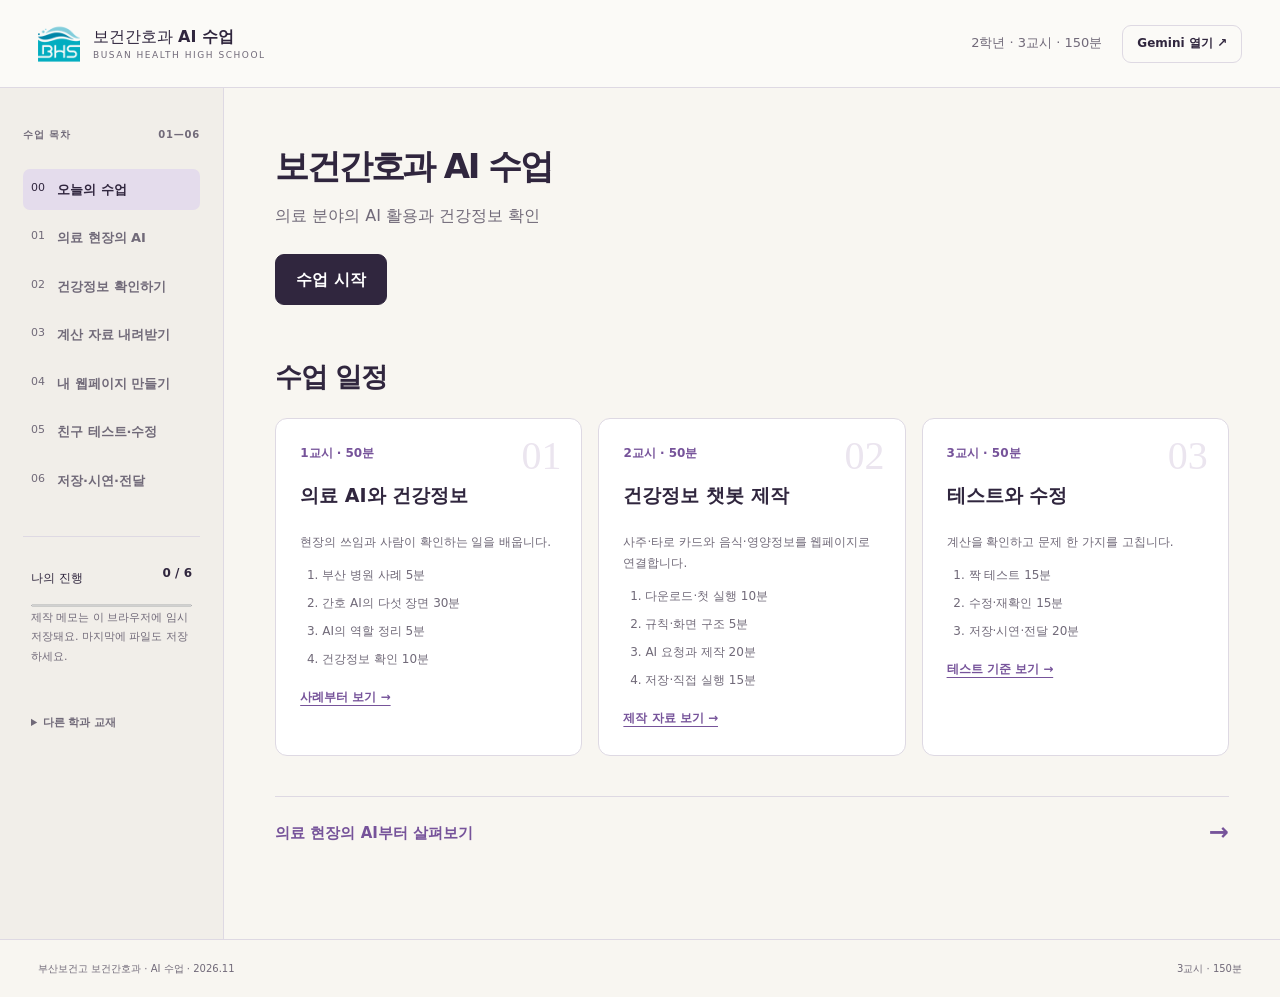
<file: docs/index.html>
<!doctype html><html lang="ko"><head>
<meta charset="utf-8"><meta name="viewport" content="width=device-width,initial-scale=1"><meta name="theme-color" content="#30263e">
<meta name="description" content="보건간호과 AI 수업. 의료 분야의 AI 활용, 건강정보 확인, AI 웹페이지 제작 실습.">
<title>보건간호과 AI 수업 · 부산보건고</title><link rel="icon" href="assets/brand/busanhc-emblem.gif"><link rel="stylesheet" href="health-service.css?v=31ccdb9693">
<script src="downloads/health-service/saju-core.js" defer></script><script src="health-service.js?v=9505ffd558" defer></script></head><body>
<a class="skip" href="#main">본문으로 이동</a><header class="topbar"><a class="brand" href="#home"><img src="assets/brand/busanhc-emblem.gif" width="42" height="42" alt="부산보건고등학교 교표"><span>보건간호과 <b>AI 수업</b><small>BUSAN HEALTH HIGH SCHOOL</small></span></a><div class="top-actions"><span>2학년 · 3교시 · 150분</span><a class="button small ghost" href="https://gemini.google.com/" target="_blank" rel="noopener">Gemini 열기 ↗</a></div></header>
<div class="shell"><aside class="sidebar"><div class="side-title">수업 목차 <span>01—06</span></div><nav aria-label="수업 목차"><a href="#home">00 <span>오늘의 수업</span></a><a href="#medical">01 <span>의료 현장의 AI</span></a><a href="#care">02 <span>건강정보 확인하기</span></a><a href="#materials">03 <span>계산 자료 내려받기</span></a><a href="#build">04 <span>내 웹페이지 만들기</span></a><a href="#test">05 <span>친구 테스트·수정</span></a><a href="#finish">06 <span>저장·시연·전달</span></a></nav><div class="side-progress"><small>나의 진행</small><b id="progress-label">0 / 6</b><progress id="progress" max="6" value="0"></progress><p>제작 메모는 이 브라우저에 임시 저장돼요. 마지막에 파일도 저장하세요.</p></div><details class="other-courses"><summary>다른 학과 교재</summary><a href="https://zeusk302-png.github.io/busanhc-food-ai-2026/">푸드디저트과 →</a><a href="https://zeusk302-png.github.io/busanhc-it-outsourcing-2026/">IT경영과 →</a><a href="https://zeusk302-png.github.io/busanhc-entry-lab-2026/">1학년 엔트리 →</a></details></aside><main id="main" tabindex="-1">
<section data-page="home"><header class="course-overview"><h1>보건간호과 AI 수업</h1><p class="lead">의료 분야의 AI 활용과 건강정보 확인</p><a class="button" href="#medical">수업 시작</a></header>
<div class="section-heading"><h2>수업 일정</h2></div><div class="periods"><article class="period"><span class="period-no">01</span><small>1교시 · 50분</small><h3>의료 AI와 건강정보</h3><p>현장의 쓰임과 사람이 확인하는 일을 배웁니다.</p><ol><li>부산 병원 사례 5분</li><li>간호 AI의 다섯 장면 30분</li><li>AI의 역할 정리 5분</li><li>건강정보 확인 10분</li></ol><a href="#medical">사례부터 보기 →</a></article><article class="period"><span class="period-no">02</span><small>2교시 · 50분</small><h3>건강정보 챗봇 제작</h3><p>사주·타로 카드와 음식·영양정보를 웹페이지로 연결합니다.</p><ol><li>다운로드·첫 실행 10분</li><li>규칙·화면 구조 5분</li><li>AI 요청과 제작 20분</li><li>저장·직접 실행 15분</li></ol><a href="#materials">제작 자료 보기 →</a></article><article class="period"><span class="period-no">03</span><small>3교시 · 50분</small><h3>테스트와 수정</h3><p>계산을 확인하고 문제 한 가지를 고칩니다.</p><ol><li>짝 테스트 15분</li><li>수정·재확인 15분</li><li>저장·시연·전달 20분</li></ol><a href="#test">테스트 기준 보기 →</a></article></div><a class="next" href="#medical">의료 현장의 AI부터 살펴보기 <span>→</span></a></section>
<section data-page="medical" hidden><div class="eyebrow">01 / 1교시 · 0–40분</div><h1>간호 업무 속으로 들어온 AI</h1><p class="lead">기록을 정리하고, 위험 신호를 찾고, 물품을 옮깁니다. 실제 사례의 자료 → AI의 작업 → 간호팀의 확인을 차례로 살펴봅니다.</p>
<div class="nursing-opening"><span class="badge">00–05분 · 가까운 병원에서 시작하기</span><h2>부산 동아대병원도 AI 의무기록 시스템을 도입했습니다.</h2><p>동아대병원의 공식 연혁에는 2026년 7월 6일 AI 기반 의무기록 시스템을 구축·운영한 내용이 올라와 있습니다. 지역 병원에서 시작해 간호 업무의 다섯 장면으로 이어갑니다.</p><a href="https://www.damc.or.kr/06/03_2017.php" target="_blank" rel="noopener">동아대병원 공식 연혁 ↗</a><p class="fine">아래 Microsoft 사례는 별도의 제품 사례입니다. 동아대병원이 해당 제품을 사용한다는 뜻은 아닙니다.</p></div>
<nav class="nursing-jumps" aria-label="간호 AI 사례 바로가기"><button type="button" data-nursing-jump="nursing-records">01 간호기록 작성</button><button type="button" data-nursing-jump="nursing-safety">02 낙상·욕창 위험 예측</button><button type="button" data-nursing-jump="nursing-deterioration">03 환자 상태 악화 알림</button><button type="button" data-nursing-jump="nursing-robot">04 병원 물품 운반</button><button type="button" data-nursing-jump="nursing-knowledge">05 병원 지침·업무 규정 검색</button></nav>
<div class="nursing-cases"><article class="nursing-case" id="nursing-records" tabindex="-1">
<header class="nursing-case-head"><div><span class="badge">01 / 05–13분 · 간호기록 작성</span><h2>대화가 기록 초안이 되기까지</h2><p class="nursing-organization">Microsoft Dragon Copilot · 간호용 제품</p></div><span class="case-status">제품 기능 · 미국 제공</span></header>
<p class="nursing-description">간호사와 환자의 대화를 바탕으로 정해진 항목의 기록과 서술형 간호기록 초안을 만드는 제품입니다. 담당자는 생성된 내용을 검토한 뒤 전자의무기록에 반영합니다.</p>
<p class="diagram-caption">업무 흐름 · 설명을 위한 수업용 도식</p><div class="nursing-flow"><div><small>받는 자료</small><b>간호사·환자의 대화</b><p>돌봄 과정에서 말한 내용</p></div><div><small>AI가 하는 일</small><b>음성 인식과 내용 정리</b><p>항목별 기록·간호기록 초안</p></div><div><small>담당자의 확인</small><b>초안을 검토하고 반영</b><p>대상·시각·누락·잘못된 표현</p></div></div>
<div class="nursing-explanation"><b>이 사례에서 읽을 원리</b><p>음성을 글로 바꾸는 일과, 그 글에서 필요한 내용을 골라 기록 형식으로 정리하는 일은 서로 다른 단계입니다. 처음부터 마지막 기록까지 어떤 단계에서 확인이 필요한지 따라가 보세요.</p></div>
<p class="nursing-review"><b>사람이 확인할 일</b> 말하지 않은 내용이 추가됐는지, 중요한 말이 빠졌는지 원래 대화와 대조합니다.</p><div class="nursing-sources"><a href="https://learn.microsoft.com/en-us/industry/healthcare/dragon-copilot/about/what-is-drc-nurses" target="_blank" rel="noopener">공식 기능 설명·시연 ↗</a><a href="https://support.microsoft.com/en-us/dragon-copilot/nurses/dragon-copilot-experience-for-nurses-faqs" target="_blank" rel="noopener">제공 지역·검토 책임 안내 ↗</a></div></article>
<article class="nursing-case" id="nursing-safety" tabindex="-1">
<header class="nursing-case-head"><div><span class="badge">02 / 13–19분 · 낙상·욕창 위험 예측</span><h2>기록을 모아 먼저 살펴볼 환자 찾기</h2><p class="nursing-organization">한림대학교강남성심병원</p></div><span class="case-status">병원 공식 소개 · 자체 개발·현장 활용</span></header>
<p class="nursing-description">병원은 입원 환자의 임상·간호 데이터를 바탕으로 낙상과 욕창 발생 위험을 예측하는 AI 솔루션을 자체 개발했다고 소개합니다. 환자 상태의 변화를 분석해 고위험 환자를 선별하는 데 활용합니다.</p>
<p class="diagram-caption">업무 흐름 · 설명을 위한 수업용 도식</p><div class="nursing-flow"><div><small>받는 자료</small><b>임상·간호 기록</b><p>입원 환자의 상태와 변화</p></div><div><small>AI가 하는 일</small><b>기록의 패턴 분석</b><p>낙상·욕창 위험 예측</p></div><div><small>간호팀의 활용</small><b>주의할 환자 확인</b><p>실제 상태를 살피고 예방 계획에 연결</p></div></div>
<div class="nursing-explanation"><b>이 사례에서 읽을 원리</b><p>사람이 작성한 기록은 다음 근무자가 읽는 자료이면서, AI가 변화의 패턴을 분석하는 자료이기도 합니다. 기록이 정확해야 그다음 분석도 의미를 갖습니다.</p></div>
<p class="nursing-review"><b>사람이 확인할 일</b> 위험 예측과 실제 사고 발생은 구분합니다. 위험 표시를 환자 관찰·사정과 함께 읽습니다.</p><div class="nursing-sources"><a href="https://www.hallym.or.kr/ptp101.jsp" target="_blank" rel="noopener">병원 공식 소개 · AI·스마트 병원 ↗</a></div></article>
<article class="nursing-case" id="nursing-deterioration" tabindex="-1">
<header class="nursing-case-head"><div><span class="badge">03 / 19–24분 · 환자 상태 악화 알림</span><h2>여러 환자의 변화에서 주의 신호 찾기</h2><p class="nursing-organization">Duke University Hospital · Sepsis Watch</p></div><span class="case-status">도입 사례 · 2021년 공식 보고서 기준</span></header>
<p class="nursing-description">듀크대병원의 Sepsis Watch는 패혈증 위험을 탐지·추적하는 시스템입니다. 2021년 공식 보고서에는 일반 병동의 환자대응팀 간호사들이 해당 시스템을 활용하는 사례가 소개되어 있습니다.</p>
<p class="diagram-caption">업무 흐름 · 설명을 위한 수업용 도식</p><div class="nursing-flow"><div><small>받는 자료</small><b>전자건강기록의 환자 정보</b><p>시간에 따라 쌓이는 자료</p></div><div><small>AI와 시스템</small><b>주의 신호 탐지·추적</b><p>의료진이 확인할 환자 정보 제공</p></div><div><small>간호팀의 활용</small><b>환자를 확인하고 팀과 연결</b><p>관찰·의사소통·대응 과정에 활용</p></div></div>
<div class="nursing-explanation"><b>이 사례에서 읽을 원리</b><p>낙상·욕창 사례가 특정 안전사고의 위험을 다뤘다면, 여기서는 환자 상태가 나빠지는 신호를 다룹니다. AI의 알림이 실제 병동의 업무로 이어지는 과정을 설명할 수 있습니다.</p></div>
<p class="nursing-review"><b>사람이 확인할 일</b> 알림을 받은 뒤 누가 환자를 확인하고 누구에게 전달할지까지 정해야 실제 업무가 됩니다.</p><div class="nursing-sources"><a href="https://dihi.org/wp-content/uploads/2022/01/DIHI_Impact_Report_2021.pdf" target="_blank" rel="noopener">공식 도입 보고서 · Sepsis Watch 항목 ↗</a><a href="https://dihi.org/project/detection-and-treatment-of-patient-deterioration/" target="_blank" rel="noopener">개발 기관의 프로젝트 소개 ↗</a></div></article>
<article class="nursing-case" id="nursing-robot" tabindex="-1">
<header class="nursing-case-head"><div><span class="badge">04 / 24–29분 · 병원 물품 운반</span><h2>물품을 가지러 가는 일을 로봇에게</h2><p class="nursing-organization">Trinity Health St. Joseph Mercy Oakland · Moxi</p></div><span class="case-status">도입 사례 · 2022년 병원 발표</span></header>
<p class="nursing-description">병원은 물품·장비·의약품 등을 의료진에게 운반하는 자율주행 로봇 Moxi 두 대의 도입을 발표했습니다. 간호사와 지원 인력이 물품을 찾고 이동하는 업무를 돕는 사례입니다.</p>
<p class="diagram-caption">업무 흐름 · 설명을 위한 수업용 도식</p><div class="nursing-flow"><div><small>맡기는 일</small><b>물품 운반 요청</b><p>어떤 물품을 어디로 보낼지 지정</p></div><div><small>로봇이 하는 일</small><b>이동하고 운반</b><p>물품이 필요한 곳까지 전달</p></div><div><small>의료진의 업무</small><b>받은 물품 확인·사용</b><p>환자에게 필요한 돌봄과 연결</p></div></div>
<div class="nursing-explanation"><b>이 사례에서 읽을 원리</b><p>AI는 화면 안에서 글만 만드는 기술이 아닙니다. 실제 공간에서 움직이는 로봇에는 주변을 파악하고 경로를 따라 움직이는 기능도 필요합니다. 무엇을 로봇에게 맡기고 무엇을 사람이 확인하는지 구분해 보세요.</p></div>
<p class="nursing-review"><b>사람이 확인할 일</b> 물품을 운반하는 일과 환자에게 처치·투약하는 일은 서로 다른 업무입니다.</p><div class="nursing-sources"><a href="https://www.trinityhealthmichigan.org/newsroom/press-releases/trinity-health-st-joseph-mercy-oakland-deploys-autonomous-robot" target="_blank" rel="noopener">병원 공식 Moxi 도입 발표 ↗</a></div></article>
<article class="nursing-case" id="nursing-knowledge" tabindex="-1">
<header class="nursing-case-head"><div><span class="badge">05 / 29–35분 · 병원 지침·업무 규정 검색</span><h2>병원 문서를 찾아 근거와 함께 답하기</h2><p class="nursing-organization">서울아산병원 · 프라이빗 AI 지식 검색</p></div><span class="case-status">가동 발표 · 2026년 5월 18일</span></header>
<p class="nursing-description">서울아산병원은 병원 내부 서버와 문서를 활용하는 AI 지식 검색 시스템의 가동을 발표했습니다. 질문에 관련된 임상 가이드라인·업무 규정을 찾고, 출처를 제시하며 답변하는 방식입니다.</p>
<p class="diagram-caption">업무 흐름 · 설명을 위한 수업용 도식</p><div class="nursing-flow"><div><small>받는 자료</small><b>질문과 병원 내부 문서</b><p>가이드라인·업무 규정</p></div><div><small>AI가 하는 일</small><b>관련 문서를 검색한 뒤 답변</b><p>RAG · 검색 증강 생성</p></div><div><small>의료진의 확인</small><b>근거 문서와 적용 조건 확인</b><p>출처·문서의 시점·현재 상황 대조</p></div></div>
<div class="nursing-explanation"><b>이 사례에서 읽을 원리</b><p>문서를 먼저 찾고 그 내용을 참고해 답하는 흐름을 RAG라고 부릅니다. 병원마다 정한 절차와 자료가 있으므로, 어떤 문서를 근거로 답했는지 확인하는 과정이 중요합니다.</p></div>
<p class="nursing-review"><b>사람이 확인할 일</b> 출처가 붙었다면 그 문서를 열어 질문과 관련 있는지, 현재 적용할 수 있는지 확인합니다.</p><div class="nursing-sources"><a href="https://news-en.amc.seoul.kr/news/con/detail.do?cntId=11852&amp;pressChk=" target="_blank" rel="noopener">병원 공식 구축·가동 발표 ↗</a></div></article></div>
<div class="nursing-wrapup"><span class="badge">35–40분 · 다섯 사례를 연결하기</span><h2>같은 AI라도 받는 자료와 맡는 일이 다릅니다.</h2><div class="nursing-types"><div><b>말과 글을 정리</b><p>간호기록 초안 · 문서를 찾고 답하기</p></div><div><b>기록의 패턴을 분석</b><p>낙상·욕창 위험 · 환자 상태의 변화</p></div><div><b>실제 공간에서 움직임</b><p>물품을 필요한 곳까지 운반</p></div></div><p>관찰한 내용이 자료가 되고, AI가 결과를 만들고, 의료진이 환자와 업무 상황에 맞게 확인합니다. 다음 화면에서는 같은 숫자라도 기준량이 달라지면 설명이 어떻게 달라지는지 봅니다.</p></div>
<details class="panel nursing-more"><summary>더 살펴보기 · 의료영상과 간호교육</summary><div class="two-col"><div><h3>의료영상 분석</h3><p>FDA는 AI를 활용하는 의료기기 목록을 제공합니다. 개별 기기의 목적과 허가 범위를 확인하며 읽습니다.</p><a href="https://www.fda.gov/medical-devices/artificial-intelligence-enabled-medical-devices/list-artificial-intelligence-enabled-medical-devices" target="_blank" rel="noopener">FDA 공식 목록 ↗</a></div><div><h3>가상 상황을 활용한 교육</h3><p>WHO는 생성형 AI의 활용 분야에 의료·간호교육과 모의 환자 상황을 포함합니다. 활용 가능성을 소개하는 자료이며 특정 교육 제품의 도입 사례는 아닙니다.</p><a href="https://www.who.int/news/item/18-01-2024-who-releases-ai-ethics-and-governance-guidance-for-large-multi-modal-models" target="_blank" rel="noopener">WHO 활용·위험 안내 ↗</a></div></div></details>
<p class="fine">공식 공개 자료 확인: 2026.11.10. 도입 연도·제품 기능·기관의 발표 범위를 사례마다 구분했습니다. 도식은 실제 제품 화면이나 환자 자료가 아닙니다.</p><label class="check"><input type="checkbox" data-check="medical">간호 업무의 AI 활용 사례와 사람이 확인할 일을 살펴봤다.</label><a class="next" href="#care">건강정보의 숫자와 조건 확인하기 <span>→</span></a></section>
<section data-page="care" hidden><div class="eyebrow">02 / 1교시 · 40–50분</div><h1>건강정보 확인</h1><p class="lead">아래 원문 자료와 가상 문장을 비교합니다. 음식 이름뿐 아니라 기준량과 출처도 확인하세요.</p><div class="table-wrap"><table><caption>식약처 K-FIND 자료 · 100g 기준 · 2026.11.08 확인</caption><thead><tr><th>음식</th><th>에너지</th><th>단백질</th><th>칼슘</th><th>원문</th></tr></thead><tbody><tr><td>두부</td><td>97 kcal</td><td>9.62 g</td><td>64 mg</td><td><a href="https://various.foodsafetykorea.go.kr/nutrient/general/food/detail.do?searchFoodCd=R121-043020300-0000&searchRegionCd=ZZ&searchMonthCd=AVG" target="_blank" rel="noopener">식약처 자료 ↗</a></td></tr><tr><td>우유</td><td>67 kcal</td><td>3.09 g</td><td>118 mg</td><td><a href="https://various.foodsafetykorea.go.kr/nutrient/general/food/detail.do?searchFoodCd=R113-009000000-0000&searchRegionCd=ZZ&searchMonthCd=AVG" target="_blank" rel="noopener">식약처 자료 ↗</a></td></tr></tbody></table></div><p class="fine">이 표는 영양정보를 읽는 예시입니다. 표의 100g은 개인에게 권하는 섭취량이 아닙니다.</p>
<article class="scenario"><span class="badge">강사 작성 가상 문장 A</span><h2>“우유 100g의 칼슘은 118mg이다.”</h2><div class="choice"><button data-vote="source" data-value="check">원문과 같다</button><button data-vote="source" data-value="use">원문과 다르다</button></div><p class="reply" id="reply-source" hidden></p></article>
<article class="scenario"><span class="badge">강사 작성 가상 문장 B</span><h2>“우유는 컵 크기와 관계없이 한 컵에 칼슘 118mg이다.”</h2><div class="choice"><button data-vote="privacy" data-value="real">이대로 써도 된다</button><button data-vote="privacy" data-value="fiction">기준량을 확인해야 한다</button></div><p class="reply" id="reply-privacy" hidden></p></article>
<article class="scenario"><span class="badge">강사 작성 가상 문장 C</span><h2>“타로 카드로 나에게 필요한 영양소와 음식의 양을 정할 수 있다.”</h2><div class="choice"><button data-vote="certainty" data-value="agree">정할 수 있다</button><button data-vote="certainty" data-value="original">그렇게 판단할 근거가 없다</button></div><p class="reply" id="reply-certainty" hidden></p></article>
<div class="criteria"><article><b>원문 확인</b><p>AI가 말한 숫자와 설명을 실제 자료와 비교합니다.</p></article><article><b>조건 확인</b><p>100g·한 개·한 컵의 차이, 식품 종류와 조리 상태를 확인합니다.</p></article><article><b>건강정보 사용</b><p>실제 검진표나 환자 정보를 일반 채팅에 올리지 않습니다. 개인 진단과 약 결정은 의료진과 상의합니다.</p></article></div><label class="field"><span>확인하고 고친 문장 한 가지</span><textarea data-field="factNote" placeholder="예: 우유 한 컵이 아니라 우유 100g 기준의 칼슘 함량이다."></textarea></label><label class="check"><input type="checkbox" data-check="care">기준량과 출처를 확인하고 가상 문장을 판단했다.</label><a class="next" href="#materials">2교시 · 실습 자료 다운로드 <span>→</span></a></section>
<section data-page="materials" hidden><div class="eyebrow">03 / 2교시 · 0–15분</div><h1>실습 자료 다운로드</h1><p class="lead">사주 계산 규칙, 오행 카드 5종, 타로 카드 4종, 음식·영양정보와 문답 코드를 함께 받습니다.</p><a class="download-main" href="downloads/health-service-kit.zip" download><span class="download-symbol">↓</span><div><small>실습 자료</small><h2>건강정보 챗봇 시작 키트 ZIP</h2><p>계산 규칙 · 카드·음식 그림 · 식약처 영양정보 · AI 제작자료 · 공통 예시</p></div><b>다운로드</b></a><div class="two-col"><article class="panel"><h2>다운로드 후 순서</h2><ol><li>ZIP을 우클릭 → <b>모두 압축 풀기</b>.</li><li>풀린 폴더의 <b>index.html</b>을 엽니다.</li><li><b>가상 예시 넣기 → 사주 카드 보기 → 타로 선택</b> 순서로 사용합니다.</li><li>음식과 영양정보를 보고 “두부 단백질은?”을 입력합니다.</li></ol></article><article class="panel lavender"><h2>AI에는 TXT 하나만 첨부</h2><p>폴더 안의 <b>02-AI제작자료.txt</b>를 사용합니다. 카드 그림이나 긴 계산표까지 모두 첨부할 필요는 없습니다.</p><p>계산·카드·식품 자료는 준비되어 있고, 학생은 AI에게 입력창·카드 배치·결과 화면·대화창을 만들도록 요청합니다.</p></article></div><div class="download-links"><a href="downloads/health-service/02-AI제작자료.txt" download>AI 제작자료 TXT ↓</a><a href="downloads/health-service/01-계산규칙.txt" download>전체 사주 계산 규칙 TXT ↓</a><a href="downloads/health-service/음식영양정보.csv" download>음식·영양정보 CSV ↓</a><a href="downloads/health-service/index.html" target="_blank" rel="noopener">공통 예시 실행 ↗</a><a href="downloads/health-service/한파일-완성예시.html" download>한 파일 공통 예시 HTML ↓</a></div>
<div class="section-heading"><h2>사주 카드 5종</h2></div><div class="asset-gallery"><figure><img src="downloads/health-service/assets/element-wood.webp" alt="목 · 나무 · AI 제작 이미지" loading="lazy"><figcaption>목 · 나무</figcaption></figure><figure><img src="downloads/health-service/assets/element-fire.webp" alt="화 · 불 · AI 제작 이미지" loading="lazy"><figcaption>화 · 불</figcaption></figure><figure><img src="downloads/health-service/assets/element-earth.webp" alt="토 · 흙 · AI 제작 이미지" loading="lazy"><figcaption>토 · 흙</figcaption></figure><figure><img src="downloads/health-service/assets/element-metal.webp" alt="금 · 금속 · AI 제작 이미지" loading="lazy"><figcaption>금 · 금속</figcaption></figure><figure><img src="downloads/health-service/assets/element-water.webp" alt="수 · 물 · AI 제작 이미지" loading="lazy"><figcaption>수 · 물</figcaption></figure></div><div class="section-heading"><h2>건강 타로 4종</h2></div><div class="asset-gallery tarot-assets"><figure><img src="downloads/health-service/assets/tarot-meal.webp" alt="식사 카드 · AI 제작 이미지" loading="lazy"><figcaption>식사 카드</figcaption></figure><figure><img src="downloads/health-service/assets/tarot-rest.webp" alt="휴식 카드 · AI 제작 이미지" loading="lazy"><figcaption>휴식 카드</figcaption></figure><figure><img src="downloads/health-service/assets/tarot-move.webp" alt="산책 카드 · AI 제작 이미지" loading="lazy"><figcaption>산책 카드</figcaption></figure><figure><img src="downloads/health-service/assets/tarot-water.webp" alt="물 카드 · AI 제작 이미지" loading="lazy"><figcaption>물 카드</figcaption></figure></div><details class="panel"><summary>음식 이미지와 자료 보기</summary><div class="asset-gallery food-assets"><figure><img src="downloads/health-service/assets/food-banana.webp" alt="바나나 · AI 제작 이미지" loading="lazy"><figcaption>바나나</figcaption></figure><figure><img src="downloads/health-service/assets/food-apple.webp" alt="사과 · AI 제작 이미지" loading="lazy"><figcaption>사과</figcaption></figure><figure><img src="downloads/health-service/assets/food-tofu.webp" alt="두부 · AI 제작 이미지" loading="lazy"><figcaption>두부</figcaption></figure><figure><img src="downloads/health-service/assets/food-egg.webp" alt="삶은 달걀 · AI 제작 이미지" loading="lazy"><figcaption>삶은 달걀</figcaption></figure><figure><img src="downloads/health-service/assets/food-milk.webp" alt="우유 · AI 제작 이미지" loading="lazy"><figcaption>우유</figcaption></figure><figure><img src="downloads/health-service/assets/food-rice.webp" alt="쌀밥 · AI 제작 이미지" loading="lazy"><figcaption>쌀밥</figcaption></figure></div><p>모든 영양정보에는 100g 기준, 식품 코드와 식약처 원문 링크가 포함됩니다. 음식 사진은 AI 생성 예시입니다.</p></details>
<details class="panel"><summary>사주 계산 기준과 원본 예시</summary><p>양력 · KST · 2000–2035년 · 일주 23시 변경 · 출생지·진태양시 미보정. 네 기둥, 년지 기준 띠, 일간의 음양·오행과 여덟 겉글자의 오행 개수를 계산합니다.</p><p>사주 풀이와 타로 운세는 수업용 창작·놀이 문구입니다. 식품 후보는 종류·제외 설정에 따라 고르고, 영양정보는 공식 자료에서 가져옵니다.</p><label for="demo-case">가상 사주 예시</label><select id="demo-case"><option value="0">2005.12.23 08:37</option><option value="1">2008.05.20 14:30</option><option value="2">2010.09.10 23:30</option></select><div id="demo-pillars" class="demo-pillars" aria-live="polite"></div><p>절기표 출처: <a href="https://github.com/6tail/lunar-javascript" target="_blank" rel="noopener">lunar-javascript 1.7.8</a>. 전체 규칙과 MIT 라이선스는 키트에 있습니다.</p></details><label class="check"><input type="checkbox" data-check="materials">압축을 풀고 공통 예시에서 사주·타로·음식·문답을 실행했다.</label><a class="next" href="#build">AI로 웹페이지 만들기 <span>→</span></a></section>
<section data-page="build" hidden><div class="eyebrow">04 / 2교시 · 15–50분</div><h1>AI로 웹페이지 제작</h1><p class="lead">제작자료를 첨부하고 사주·타로·음식정보·대화창이 이어지는 화면을 요청합니다.</p><div class="two-col"><label class="field"><span>내 서비스 이름</span><input data-field="projectName" maxlength="50" placeholder="예: 별빛 우체국"></label><label class="field"><span>화면 구성</span><select data-field="theme"><option>사주 → 타로 → 음식 → 문답 순서</option><option>카드 옆에 풀이와 대화창 배치</option><option>음식 목록과 영양표를 나란히 배치</option></select></label></div><div class="recipe"><div class="step-number">1</div><div><h2>새 채팅에 자료 하나 첨부</h2><p>키트의 <b>02-AI제작자료.txt</b>를 첨부합니다. 긴 절입 표와 계산 파일까지 모두 올릴 필요는 없습니다.</p><p class="fine">첨부가 어려우면 TXT를 메모장으로 열어 내용 전체를 채팅에 붙입니다.</p></div></div><div class="recipe"><div class="step-number">2</div><div><h2>첫 제작 요청 보내기</h2><pre id="create-prompt"></pre><div class="actions"><button class="button" data-copy="create">내 요청문 복사</button><button class="button ghost" data-save="prompt">요청문 TXT 저장 ↓</button></div></div></div><div class="recipe"><div class="step-number">3</div><div><h2>HTML 코드만 복사해 저장</h2><ol><li>AI가 준 HTML 코드 블록의 내용을 복사합니다.</li><li>메모장에 붙여 넣고 <b>다른 이름으로 저장</b>합니다.</li><li>파일 형식 <b>모든 파일</b> · 이름 <b>index.html</b> · 인코딩 <b>UTF-8</b>.</li><li>시작 폴더의 <b>index.html만</b> 바꿉니다.</li></ol><div class="save-settings"><span>파일명 <b>index.html</b></span><span>형식 <b>모든 파일</b></span><span>인코딩 <b>UTF-8</b></span></div><p class="fine">index.html.txt가 아닌지 확인하세요. 코드 앞뒤의 설명이나 ``` 표시는 넣지 않습니다.</p></div></div><div class="recipe"><div class="step-number">4</div><div><h2>내 PC에서 직접 열기</h2><p>저장한 <b>index.html</b>을 더블클릭합니다. 제공된 <b>네 JS 파일과 assets 폴더</b>를 함께 둡니다. 가상 사주 계산, 타로 선택, 음식 제외와 문답을 실행해 보세요.</p><p>웹페이지를 실행할 때 AI에 다시 질문할 필요가 없습니다.</p></div></div><section class="section"><h2>실제 Gemini 제작·실행 예시</h2><p class="capture-note">로그인된 강사 계정의 Gemini 자동 모드에서 제작 1회와 수정 1회를 실행했습니다. 아래 생성 HTML은 응답 코드를 그대로 보존했습니다. 학생 계정·학교 PC의 실행 조건은 수업 전에 확인합니다.</p><div class="two-col"><figure class="capture"><a href="assets/screenshots/health-cards/01-gemini-request.jpg" target="_blank" rel="noopener"><img src="assets/screenshots/health-cards/01-gemini-request.jpg" alt="제작자료 첨부와 첫 요청 · 실제 화면" loading="lazy"></a><figcaption><b>제작자료 첨부와 첫 요청</b>실제 Gemini 자동 모드에 TXT 1개와 제작 요청문을 넣은 화면입니다.</figcaption></figure><figure class="capture"><a href="assets/screenshots/health-cards/02-gemini-html.jpg" target="_blank" rel="noopener"><img src="assets/screenshots/health-cards/02-gemini-html.jpg" alt="Gemini의 실제 HTML 응답 · 실제 화면" loading="lazy"></a><figcaption><b>Gemini의 실제 HTML 응답</b>코드 블록의 코드 복사 버튼으로 저장했습니다. 강사가 작성한 공통 예시와 구분합니다.</figcaption></figure></div><details class="panel"><summary>실행·수정 화면 5장 더 보기</summary><figure class="capture"><a href="assets/screenshots/health-cards/03-gemini-saju.jpg" target="_blank" rel="noopener"><img src="assets/screenshots/health-cards/03-gemini-saju.jpg" alt="1차 HTML 실행 · 사주 카드 · 실제 화면" loading="lazy"></a><figcaption><b>1차 HTML 실행 · 사주 카드</b>Gemini가 만든 HTML을 제공된 계산·자료 파일과 연결해 브라우저 미리보기에서 실행했습니다.</figcaption></figure><figure class="capture"><a href="assets/screenshots/health-cards/04-gemini-foods.jpg" target="_blank" rel="noopener"><img src="assets/screenshots/health-cards/04-gemini-foods.jpg" alt="음식 제외 설정 확인 · 실제 화면" loading="lazy"></a><figcaption><b>음식 제외 설정 확인</b>식사 종류에서 두부를 제외하자 달걀·쌀밥이 후보로 표시됐습니다.</figcaption></figure><figure class="capture"><a href="assets/screenshots/health-cards/05-gemini-chat.jpg" target="_blank" rel="noopener"><img src="assets/screenshots/health-cards/05-gemini-chat.jpg" alt="영양정보 문답 확인 · 실제 화면" loading="lazy"></a><figcaption><b>영양정보 문답 확인</b>우유 200g의 칼슘 질문에 236mg와 식약처 원문 링크가 표시됐습니다.</figcaption></figure><figure class="capture"><a href="assets/screenshots/health-cards/06-gemini-revision.jpg" target="_blank" rel="noopener"><img src="assets/screenshots/health-cards/06-gemini-revision.jpg" alt="Gemini에 한 번 수정 요청 · 실제 화면" loading="lazy"></a><figcaption><b>Gemini에 한 번 수정 요청</b>소개 문구를 간단히 고치고 질문 입력칸에 이름을 붙이도록 요청한 실제 2차 응답입니다.</figcaption></figure><figure class="capture"><a href="assets/screenshots/health-cards/07-gemini-final.jpg" target="_blank" rel="noopener"><img src="assets/screenshots/health-cards/07-gemini-final.jpg" alt="2차 HTML 실행 · 최종 확인 · 실제 화면" loading="lazy"></a><figcaption><b>2차 HTML 실행 · 최종 확인</b>Gemini 수정본을 그대로 저장해 사주·타로·음식·문답과 질문 입력칸을 다시 확인했습니다.</figcaption></figure></details><div class="download-links"><a href="downloads/health-service/Gemini-실제생성.html" target="_blank" rel="noopener">Gemini 실제 수정본 실행 ↗</a><a href="downloads/health-service/Gemini-실제생성.html" download>Gemini 실제 HTML 저장 ↓</a><a href="downloads/health-service/Gemini-1차원본.html" target="_blank" rel="noopener">1차 원본 비교 ↗</a></div><p class="fine">HTML만 따로 저장하면 계산 파일이 빠집니다. 시작 키트와 같은 폴더에 두세요. 실제 생성본과 공통 완성 예시는 구분해서 사용합니다.</p></section><div class="note"><b>무료 사용량이 막혔다면</b><p>공통 시작 파일도 완성 가능한 결과물입니다. index.html을 메모장으로 열어 제목·설명·CSS 색상부터 직접 바꿔 보세요. 첫 제작 1회와 수정 1회를 목표로 진행합니다.</p></div><label class="check"><input type="checkbox" data-check="build">내 제목이 있는 index.html을 저장하고 직접 열었다.</label><a class="next" href="#test">3교시 · 친구와 결과 확인하기 <span>→</span></a></section>
<section data-page="test" hidden><div class="eyebrow">05 / 3교시 · 0–30분</div><h1>계산 결과와 화면 동작 확인</h1><p class="lead">친구의 실제 생년월일 대신 가상 입력 3개로 테스트합니다.</p><div class="table-wrap"><table><caption>이 수업의 계산 기준에 따른 가상 테스트</caption><thead><tr><th>가상 입력 · KST</th><th>년주</th><th>월주</th><th>일주</th><th>시주</th></tr></thead><tbody id="fixture-rows"></tbody></table></div><div class="test-grid"><article class="panel"><h3>01 · 계산값</h3><p>네 기둥이 표와 같고, 해당 오행 카드와 띠·음양 설명이 나오나요?</p></article><article class="panel"><h3>02 · 입력·초기화</h3><p>타로를 선택하면 음식·문답이 열리나요? 제외한 음식이 후보에서 빠지나요?</p></article><article class="panel"><h3>03 · 사용하기</h3><p>“우유 200g 칼슘은?”에 236mg와 출처가 나오나요? 모르는 질문에 내용을 지어내지 않나요?</p></article></div><div class="two-col"><label class="field"><span>고칠 것 한 가지 · 바꾸기 전</span><textarea data-field="before" placeholder="예: 날짜를 바꿔도 이전 결과가 보여서 헷갈렸다."></textarea></label><label class="field"><span>수정 후 같은 행동으로 다시 확인</span><textarea data-field="after" placeholder="예: 날짜를 바꾸자 이전 결과가 사라지고 새 계산값이 표와 같았다."></textarea></label></div><div class="panel lavender"><span class="badge">두 번째 AI 요청</span><h2>관찰한 문제 하나만 보내기</h2><pre id="fix-prompt"></pre><button class="button" data-copy="fix">수정 요청문 복사</button><p class="fine">내 index.html과 이 요청문을 함께 보냅니다. 계산 코드를 유지하며 화면과 연결 부분을 고친 뒤 같은 테스트를 합니다.</p></div><label class="check"><input type="checkbox" data-check="test">사주 예시와 카드 선택·음식 제외·영양정보 문답을 친구와 확인했다.</label><a class="next" href="#finish">전체 폴더 저장하고 시연하기 <span>→</span></a></section>
<section data-page="finish" hidden><div class="eyebrow">06 / 3교시 · 30–50분</div><h1>파일 저장과 제출</h1><p class="lead">저장한 파일을 다시 실행한 뒤 폴더 전체를 전달합니다.</p><div class="two-col"><article class="panel"><span class="badge">저장 · 전달</span><h2>실습 폴더 전체를 보관합니다.</h2><ol><li><b>index.html + 네 JS 파일 + assets 폴더</b>를 한 폴더에 둡니다.</li><li>브라우저를 닫았다 다시 열어 계산을 확인합니다.</li><li>폴더 전체를 ZIP으로 압축합니다.</li><li>강사가 안내한 방법으로 실제 파일을 전달합니다.</li></ol><p class="fine">index.html만 보내면 계산 코드가 빠집니다. 다운로드만 한 상태는 파일 전달 완료가 아닙니다.</p></article><article class="panel lavender"><span class="badge">대표 시연 · 30초</span><h2>세 가지만 보여 주세요.</h2><ol><li>내 서비스 이름과 내가 바꾼 화면.</li><li>가상 입력 하나와 실제 계산 결과.</li><li>친구 테스트에서 고친 점 한 가지.</li></ol><p>적용한 계산 기준을 한 가지 설명합니다.</p></article></div><label class="field"><span>내가 설명할 수 있는 것 한 가지</span><textarea data-field="reflection" placeholder="바꾼 화면 / 확인한 계산 규칙 / 의료 AI를 사용할 때 확인할 점 중 하나를 적으세요."></textarea></label><div class="actions"><button class="button" data-save="record">제작·테스트 기록 TXT 저장 ↓</button><a class="button ghost" href="downloads/health-service/한파일-완성예시.html" download>공통 한 파일 예시 저장 ↓</a></div><p class="fine">공통 예시와 내 결과물을 구분하세요. 기록에는 입력한 메모가 포함됩니다. 실명·실제 건강정보·생년월일을 적지 않습니다.</p><label class="check"><input type="checkbox" data-check="finish">전체 폴더와 제작 기록을 저장하고 강사에게 실제 파일을 전달했다.</label></section>
</main></div><footer class="footer"><span>부산보건고 보건간호과 · AI 수업 · 2026.11</span><span>3교시 · 150분</span></footer><div id="toast" role="status" aria-live="polite"></div><noscript>계산 예시·복사·진행 저장에는 JavaScript가 필요합니다. 시작 키트의 시작하기.txt로 진행할 수 있습니다.</noscript></body></html>
</file>
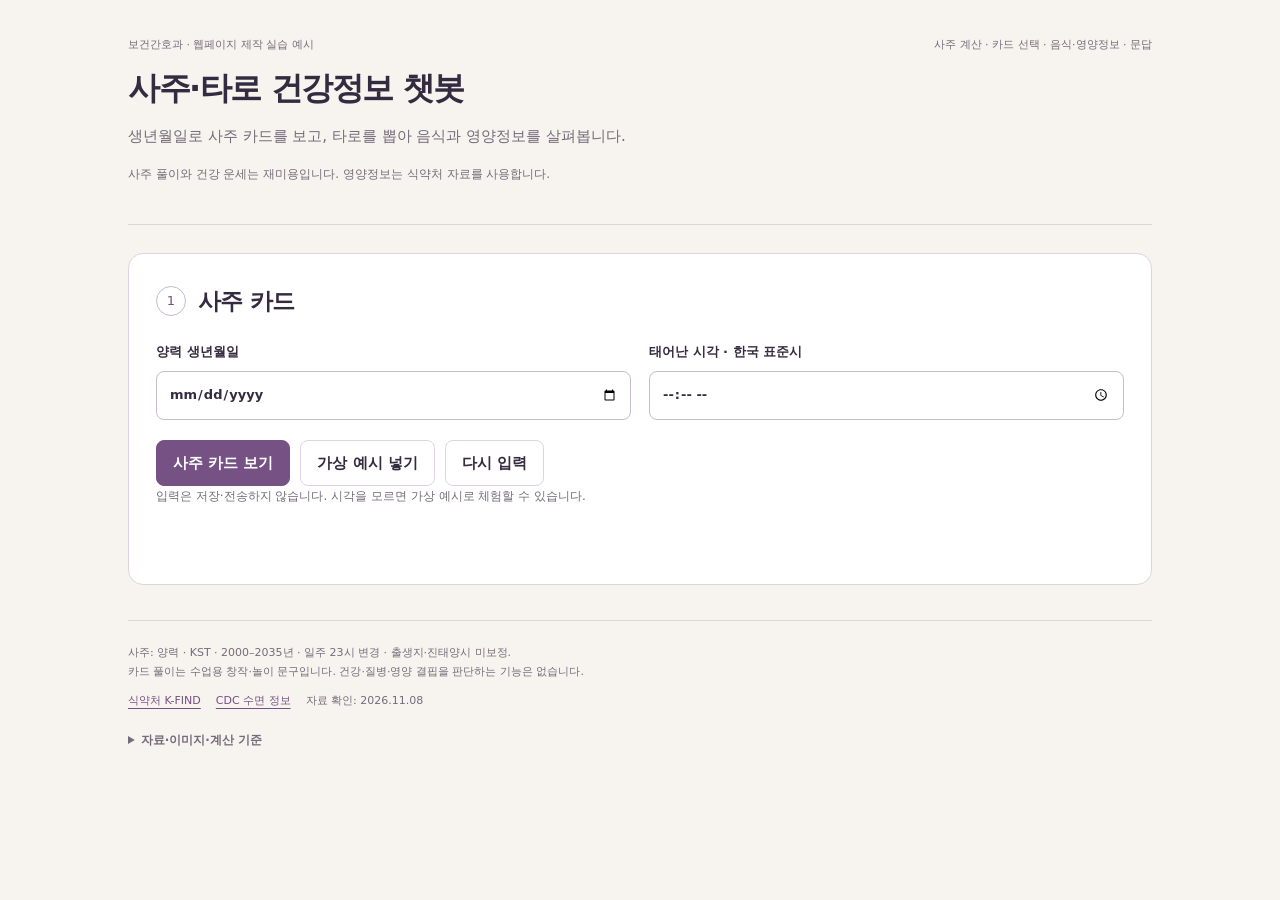
<file: docs/downloads/health-service/index.html>
<!doctype html><html lang="ko"><head>
<meta charset="utf-8"><meta name="viewport" content="width=device-width,initial-scale=1">
<meta http-equiv="Content-Security-Policy" content="default-src 'none'; script-src 'self' file: 'unsafe-inline'; style-src 'self' 'unsafe-inline'; img-src 'self' data:; connect-src 'none'; form-action 'none'; base-uri 'none'">
<title>사주·타로 건강정보 챗봇</title>
<style>
:root{color-scheme:light;--ink:#352b40;--muted:#756b7a;--paper:#f7f3ee;--line:#ded4df;--accent:#765183;--pale:#eee5f0;--gold:#d9ba7c;font:15px/1.75 "Malgun Gothic",system-ui,sans-serif;color:var(--ink);background:var(--paper)}*{box-sizing:border-box}body{margin:0}button,input,select{font:inherit}button{cursor:pointer}a{color:var(--accent);text-underline-offset:4px}a:focus-visible,button:focus-visible,input:focus-visible,select:focus-visible{outline:3px solid #9970ac;outline-offset:4px}[hidden]{display:none!important}main{max-width:1080px;padding:35px 28px 60px;margin:auto}header{border-bottom:1px solid var(--line);padding-bottom:23px;margin-bottom:28px}.meta{font-size:11px;color:var(--muted);display:flex;gap:18px;justify-content:space-between}h1{font-size:32px;letter-spacing:-.045em;line-height:1.4;margin:12px 0}h2{font-size:23px;letter-spacing:-.035em;margin:0 0 13px}h3{font-size:18px;margin:0 0 12px}p{color:var(--muted);margin:0 0 15px}.small{font-size:12px;line-height:1.8}.pill{font-size:11px;background:var(--pale);padding:5px 10px;border-radius:20px;display:inline-block;color:var(--accent);font-weight:700;margin-bottom:12px}.panel{background:white;border:1px solid var(--line);border-radius:15px;padding:27px;margin:23px 0}.stage-heading{display:flex;gap:12px;align-items:center;margin-bottom:20px}.step{display:grid;place-items:center;border:1px solid #c9b6d2;color:var(--accent);width:30px;height:30px;border-radius:50%;font-size:13px;flex:none}.stage-heading h2{margin:0}.form-grid{display:grid;grid-template-columns:1fr 1fr;gap:18px}label.field{display:grid;gap:7px;font-size:13px;font-weight:700}input,select{width:100%;padding:11px 12px;border:1px solid #c7bdcb;border-radius:8px;min-width:0;color:var(--ink);background:white}button{border:1px solid var(--accent);border-radius:8px;padding:10px 16px;background:var(--accent);color:white;font-weight:700;line-height:1.6}button.secondary{background:transparent;color:var(--ink);border-color:var(--line)}button:disabled{opacity:.5;cursor:default}.actions{display:flex;flex-wrap:wrap;gap:10px;margin-top:20px}.error{color:#a3313b;font-size:13px;min-height:1.5em;margin-top:10px}.saju-result{display:grid;grid-template-columns:180px minmax(0,1fr);gap:27px}.element-card{border-radius:12px;background:#39223f;color:#f8eee1;padding:10px;text-align:center;align-self:start}.element-card img{width:100%;height:auto;display:block;border-radius:7px}.element-card b{display:block;font-size:17px;margin:9px 0 3px}.element-card p{color:#e0d2dc;font-size:11px;margin:0 3px 7px}.pillars{display:grid;grid-template-columns:repeat(4,minmax(0,1fr));gap:9px}.pillar{text-align:center;border:1px solid var(--line);border-radius:9px;padding:11px 3px;background:#faf8fb}.pillar small{display:block;color:var(--muted);font-size:11px}.hanja{display:block;color:#654178;font-size:29px;font-family:serif}.pillar span{font-size:12px}.summary{font-size:13px;margin:15px 0;color:var(--ink)}.elements{display:grid;grid-template-columns:repeat(5,minmax(0,1fr));gap:7px}.element{text-align:center;padding:9px 4px;background:var(--pale);border-radius:7px;font-size:12px}.element b{display:block;font-size:17px}.reading{border-top:1px solid var(--line);padding-top:18px;margin-top:20px}.reading p{font-size:14px}.tarot-deck{display:grid;grid-template-columns:repeat(3,150px);gap:18px;justify-content:center;margin:28px 0}.tarot-choice{position:relative;aspect-ratio:2/3;overflow:hidden;background:#3c2548;border:1px solid #bea272;border-radius:12px;padding:14px;box-shadow:0 5px 0 #ebe2ee;color:#f2dfb7}.tarot-choice:before{content:"";position:absolute;inset:12px;border:1px solid #d8bd7b;border-radius:7px}.tarot-choice:after{content:"✦";position:absolute;inset:20%;display:grid;place-items:center;border:1px solid #ac8c62;transform:rotate(45deg);font-size:40px;border-radius:50%}.tarot-choice span{position:absolute;bottom:23px;left:0;right:0;font-size:12px;z-index:1}.tarot-choice:hover{transform:translateY(-4px)}.tarot-result{display:grid;grid-template-columns:150px minmax(0,1fr);gap:25px;align-items:center;border-top:1px solid var(--line);padding-top:25px}.tarot-result img{width:100%;border-radius:10px}.fortune{font-size:18px;color:var(--ink)}.food-controls{display:grid;grid-template-columns:180px 1fr;gap:24px;align-items:start;margin-bottom:24px}fieldset{margin:0;padding:0;border:0;min-width:0}legend{font-size:13px;font-weight:700;margin-bottom:7px}.exclusions{display:flex;gap:8px 13px;flex-wrap:wrap}.exclusions label{font-size:12px;display:flex;align-items:center;gap:5px;cursor:pointer}.exclusions input{width:15px;height:15px;accent-color:var(--accent);padding:0}.food-layout{display:grid;grid-template-columns:1fr 1fr;gap:25px}.food-list{display:grid;gap:12px;align-self:start}.food-button{display:flex;align-items:center;gap:14px;text-align:left;background:#faf8fb;color:var(--ink);border:1px solid var(--line);padding:12px;width:100%}.food-button[aria-pressed="true"]{border-color:var(--accent);box-shadow:inset 0 0 0 1px var(--accent);background:var(--pale)}.food-button img{width:82px;height:82px;object-fit:cover;border-radius:8px}.food-button b{font-size:16px;display:block}.food-button small{display:block;font-size:11px;font-weight:400;color:var(--muted)}.food-detail{border:1px solid var(--line);border-radius:11px;padding:20px;min-width:0}.food-detail h3{margin-bottom:8px}.nutrition-table{border-collapse:collapse;width:100%;font-size:13px}.nutrition-table caption{text-align:left;color:var(--muted);font-size:11px;margin-bottom:10px}.nutrition-table th,.nutrition-table td{padding:7px 0;border-bottom:1px solid #ece6ef;text-align:left;font-weight:400}.nutrition-table td{text-align:right;font-weight:700}.food-source{font-size:11px;margin:14px 0 0;overflow-wrap:anywhere}.food-note{font-size:11px;color:var(--muted);margin-top:15px}.chat-layout{display:grid;grid-template-columns:190px minmax(0,1fr);gap:22px}.quick-questions{display:grid;gap:8px;align-content:start}.quick-questions button{background:var(--paper);color:var(--ink);border-color:var(--line);font-size:12px;text-align:left;padding:10px 12px}.chat-box{border:1px solid var(--line);border-radius:12px;overflow:hidden;background:#faf8fb}.chat-messages{height:350px;overflow:auto;padding:20px;display:flex;flex-direction:column;gap:14px}.message{border:1px solid var(--line);border-radius:11px;background:white;max-width:92%;padding:12px 15px;align-self:flex-start;font-size:13px;white-space:pre-wrap;overflow-wrap:anywhere}.message.user{align-self:flex-end;background:var(--pale);border-color:#dccce4}.message small{display:block;color:var(--accent);font-size:10px;font-weight:700;margin-bottom:6px}.message a{display:block;font-size:11px;margin-top:7px}.chat-form{border-top:1px solid var(--line);padding:12px;display:flex;gap:9px;background:white}.chat-form input{flex:1;font-size:13px}.chat-form button{font-size:12px;flex:none}.notice{font-size:12px;padding:15px 18px;background:var(--pale);border-radius:9px;color:#68576f;margin:20px 0}.footer{font-size:11px;border-top:1px solid var(--line);padding-top:22px;color:var(--muted);margin-top:35px}.sources{display:flex;gap:15px;flex-wrap:wrap;margin-top:10px}details{margin-top:20px;font-size:12px}summary{cursor:pointer;font-weight:700}details p{margin:12px 0}.empty{font-size:13px;padding:18px;border:1px dashed var(--line);border-radius:8px}.sr-only{position:absolute;width:1px;height:1px;padding:0;margin:-1px;overflow:hidden;clip:rect(0,0,0,0);white-space:nowrap;border:0}
@media(max-width:720px){main{padding:23px 18px 45px}h1{font-size:27px}.panel{padding:22px}.saju-result{grid-template-columns:125px minmax(0,1fr);gap:17px}.hanja{font-size:24px}.pillars{gap:5px}.pillar span{font-size:11px}.element-card b{font-size:14px}.food-layout{grid-template-columns:1fr}.food-controls{grid-template-columns:1fr;gap:18px}.chat-layout{grid-template-columns:1fr}.quick-questions{display:flex;flex-wrap:wrap}.quick-questions button{font-size:11px}.tarot-deck{grid-template-columns:repeat(3,minmax(0,130px));gap:13px}.message{max-width:96%}.meta{font-size:10px}.chat-messages{height:310px}}
@media(max-width:440px){.form-grid{grid-template-columns:1fr;gap:14px}.panel{padding:20px 16px}h2{font-size:21px}.saju-result{grid-template-columns:1fr}.element-card{max-width:170px;justify-self:center}.tarot-deck{gap:8px}.tarot-choice{border-radius:8px}.tarot-choice:before{inset:8px}.tarot-choice:after{font-size:28px}.tarot-choice span{bottom:15px;font-size:10px}.tarot-result{grid-template-columns:105px minmax(0,1fr);gap:17px}.fortune{font-size:15px}.chat-form{padding:9px;gap:7px}.chat-form button{padding:9px 11px}.food-button img{width:70px;height:70px}.food-button{gap:10px}.food-detail{padding:17px}.elements{gap:4px}.element{font-size:11px}.element b{font-size:15px}.meta{display:block}.meta span{display:block}}
@media(prefers-reduced-motion:reduce){.tarot-choice:hover{transform:none}}@media print{body{background:white}main{padding:0}header,.actions,#saju-form,.tarot-deck,.food-controls,.chat-form,.quick-questions,.footer{display:none}.panel{break-inside:avoid}.chat-messages{height:auto;overflow:visible}.element-card{max-width:140px}.panel{margin:10px 0;padding:15px}.message{max-width:100%}}
</style>
<script src="saju-core.js" defer></script><script src="health-card-data.js" defer></script><script src="health-card-core.js" defer></script><script src="saju-ui.js" defer></script>
</head><body><main>
<header><div class="meta"><span>보건간호과 · 웹페이지 제작 실습 예시</span><span>사주 계산 · 카드 선택 · 음식·영양정보 · 문답</span></div><h1>사주·타로 건강정보 챗봇</h1><p>생년월일로 사주 카드를 보고, 타로를 뽑아 음식과 영양정보를 살펴봅니다.</p><p class="small">사주 풀이와 건강 운세는 재미용입니다. 영양정보는 식약처 자료를 사용합니다.</p></header>
<section class="panel"><div class="stage-heading"><span class="step">1</span><h2>사주 카드</h2></div><form id="saju-form"><div class="form-grid"><label class="field">양력 생년월일<input id="birth-date" type="date" min="2000-01-01" max="2035-12-31" required></label><label class="field">태어난 시각 · 한국 표준시<input id="birth-time" type="time" required></label></div><div class="actions"><button type="submit">사주 카드 보기</button><button class="secondary" type="button" id="sample-button">가상 예시 넣기</button><button class="secondary" type="reset">다시 입력</button></div></form><p class="small">입력은 저장·전송하지 않습니다. 시각을 모르면 가상 예시로 체험할 수 있습니다.</p><p id="error" class="error" role="alert"></p>
<div id="result" hidden><div class="saju-result"><div id="element-card" class="element-card"></div><div><h3 id="result-title">사주 계산 결과</h3><p id="result-date" class="small"></p><div id="pillars" class="pillars"></div><p id="saju-summary" class="summary"></p><div id="elements" class="elements"></div><p class="small">오행 개수는 여덟 겉글자의 분류입니다.</p></div></div><div class="reading"><span class="pill">재미로 보는 사주 풀이</span><h3 id="story-title"></h3><p id="story-text"></p></div><button class="secondary" type="button" id="print-button">결과 인쇄 / PDF 저장</button></div></section>
<section id="tarot-stage" class="panel" hidden><div class="stage-heading"><span class="step">2</span><h2>재미로 보는 건강 타로</h2></div><p>아래 카드 중 한 장을 골라 보세요. 카드 순서는 무작위로 섞입니다.</p><div id="tarot-deck" class="tarot-deck"></div><div id="tarot-result" class="tarot-result" hidden></div><div class="actions"><button id="redraw-button" type="button" class="secondary">카드 다시 섞기</button></div></section>
<section id="food-stage" class="panel" hidden><div class="stage-heading"><span class="step">3</span><h2>음식 후보와 영양정보</h2></div><p class="small">추천 후보는 선택한 종류와 제외 설정에서 고릅니다. 표시값은 100g 기준이며, 먹어야 하는 양을 뜻하지 않습니다.</p><div class="food-controls"><label class="field">음식 종류<select id="food-group"><option>전체</option><option>과일</option><option>식사</option><option>음료</option></select></label><fieldset><legend>후보에서 뺄 음식</legend><div id="food-exclusions" class="exclusions"></div></fieldset></div><div class="food-layout"><div><div id="food-list" class="food-list"></div><div class="actions"><button id="next-food" type="button" class="secondary">다른 음식 보기</button></div></div><div id="food-detail" class="food-detail"></div></div><p class="food-note">실제 섭취 전에는 제품의 원재료·알레르기 표시를 확인하세요. 음식 사진은 AI 생성 예시이며 실제 제공량과 다를 수 있습니다.</p></section>
<section id="chat-stage" class="panel" hidden><div class="stage-heading"><span class="step">4</span><h2>건강정보 문답</h2></div><p class="small">제공된 자료에서 답을 찾는 로컬 문답입니다. 자유롭게 새 답변을 생성하는 AI는 연결되어 있지 않습니다.</p><div class="chat-layout"><div id="quick-questions" class="quick-questions"></div><div class="chat-box"><div id="chat-messages" class="chat-messages" role="log" aria-live="polite" aria-label="건강정보 대화"></div><form id="chat-form" class="chat-form"><label class="sr-only" for="chat-input">질문</label><input id="chat-input" maxlength="500" placeholder="예: 두부 단백질은?" autocomplete="off"><button type="submit">보내기</button></form></div></div></section>
<footer class="footer">사주: 양력 · KST · 2000–2035년 · 일주 23시 변경 · 출생지·진태양시 미보정.<br>카드 풀이는 수업용 창작·놀이 문구입니다. 건강·질병·영양 결핍을 판단하는 기능은 없습니다.<div class="sources"><a href="https://various.foodsafetykorea.go.kr/nutrient/index.do" target="_blank" rel="noopener">식약처 K-FIND</a><a href="https://www.cdc.gov/sleep/about/index.html" target="_blank" rel="noopener">CDC 수면 정보</a><span>자료 확인: 2026.11.08</span></div><details><summary>자료·이미지·계산 기준</summary><p>음식 정보는 식품 코드와 조리 상태가 정해진 100g 기준 자료입니다. 제품·품종·조리에 따라 값이 달라질 수 있습니다. 카드와 음식 이미지는 AI로 미리 제작했습니다. 절기표는 lunar-javascript 1.7.8(MIT)에서 생성했습니다. 전체 규칙·자료·라이선스는 함께 받은 키트에 있습니다.</p></details></footer>
</main></body></html>
</file>
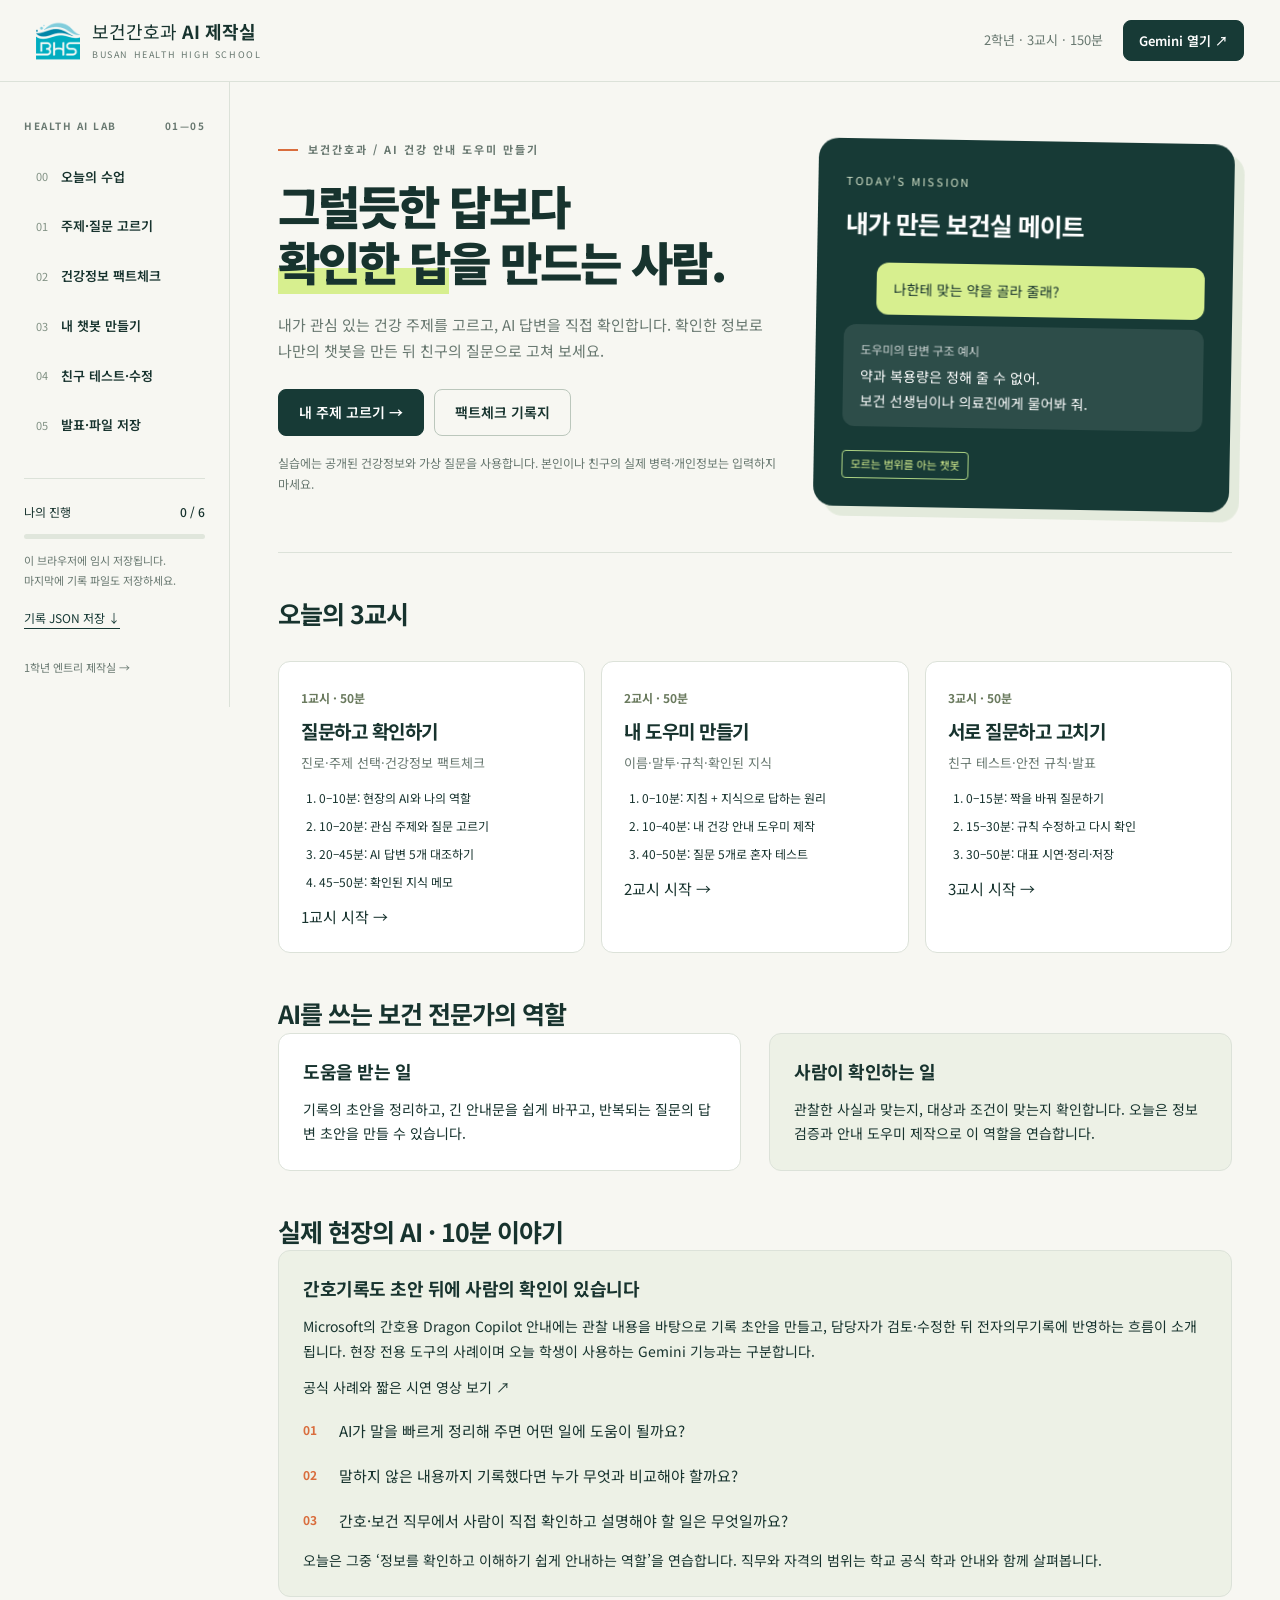
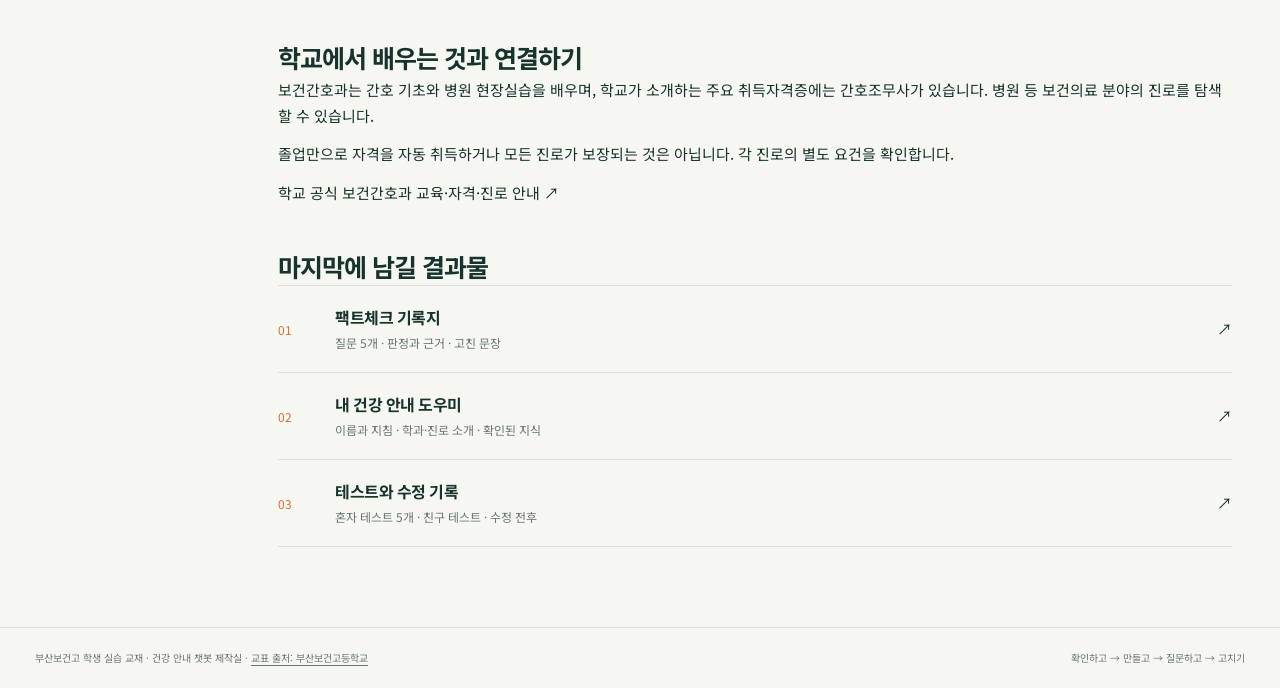
<file: docs/chatbot.html>
<!doctype html>
<html lang="ko">
<head>
  <meta charset="utf-8"><meta name="viewport" content="width=device-width,initial-scale=1">
  <meta name="theme-color" content="#173a36">
  <meta name="description" content="부산보건고 보건간호과 3교시 AI 실습. 건강정보를 확인하고 나만의 건강 안내 도우미를 만들어 친구와 테스트합니다.">
  <title>건강 안내 챗봇 제작실 · 부산보건고</title>
  <link rel="icon" href="assets/brand/busanhc-emblem.gif" type="image/gif">
  <link rel="stylesheet" href="style.css"><link rel="stylesheet" href="health.css">
  <script src="health-data.js" defer></script><script src="health-kit.js" defer></script><script src="classroom-config.js" defer></script><script src="course-common.js" defer></script><script src="health.js" defer></script>
</head>
<body class="health-lab">
  <a class="skip" href="#main">본문으로 이동</a>
  <header class="topbar">
    <a class="brand" href="health.html"><img class="school-emblem" src="assets/brand/busanhc-emblem.gif" alt="부산보건고등학교 교표" width="44" height="44"><span>보건간호과 <b>AI 제작실</b><small>BUSAN HEALTH HIGH SCHOOL</small></span></a>
    <div class="top-actions"><span class="course-label">2학년 · 3교시 · 150분</span><a class="button small" href="https://gemini.google.com/" target="_blank" rel="noopener">Gemini 열기 ↗</a><button class="menu-toggle" aria-label="수업 목차 열기" aria-expanded="false">☰</button></div>
  </header>
  <div class="layout">
    <aside class="sidebar" id="sidebar">
      <div class="side-heading">HEALTH AI LAB <span>01—05</span></div>
      <nav aria-label="수업 목차">
        <a href="#home" data-nav="home"><span>00</span>오늘의 수업</a>
        <a href="#prepare" data-nav="prepare"><span>01</span>주제·질문 고르기</a>
        <a href="#factcheck" data-nav="factcheck"><span>02</span>건강정보 팩트체크</a>
        <a href="#build" data-nav="build"><span>03</span>내 챗봇 만들기</a>
        <a href="#test" data-nav="test"><span>04</span>친구 테스트·수정</a>
        <a href="#finish" data-nav="finish"><span>05</span>발표·파일 저장</a>
      </nav>
      <div class="side-progress"><span>나의 진행 <b id="progress-label">0 / 6</b></span><progress id="progress" max="6" value="0"></progress><p id="storage-note">이 브라우저에 임시 저장됩니다.<br>마지막에 기록 파일도 저장하세요.</p><button class="text-button" data-action="export-json">기록 JSON 저장 ↓</button></div>
      <a class="source-link" href="index.html">1학년 엔트리 제작실 →</a>
    </aside>
    <main id="main" tabindex="-1"></main>
  </div>
  <footer class="footer"><span>부산보건고 학생 실습 교재 · 건강 안내 챗봇 제작실 · <a href="https://school.busanedu.net/busanhc.com/cm/cntnts/cntntsView.do?cntntsId=10781&amp;mi=611095" target="_blank" rel="noopener">교표 출처: 부산보건고등학교</a></span><span>확인하고 → 만들고 → 질문하고 → 고치기</span></footer>
  <dialog id="image-dialog"><button class="dialog-close" aria-label="이미지 닫기">닫기 ×</button><img alt=""><p></p></dialog>
  <div class="toast" role="status" aria-live="polite"></div>
  <noscript>질문 선택·기록·저장 기능을 사용하려면 JavaScript를 켜 주세요.</noscript>
</body></html>
</file>
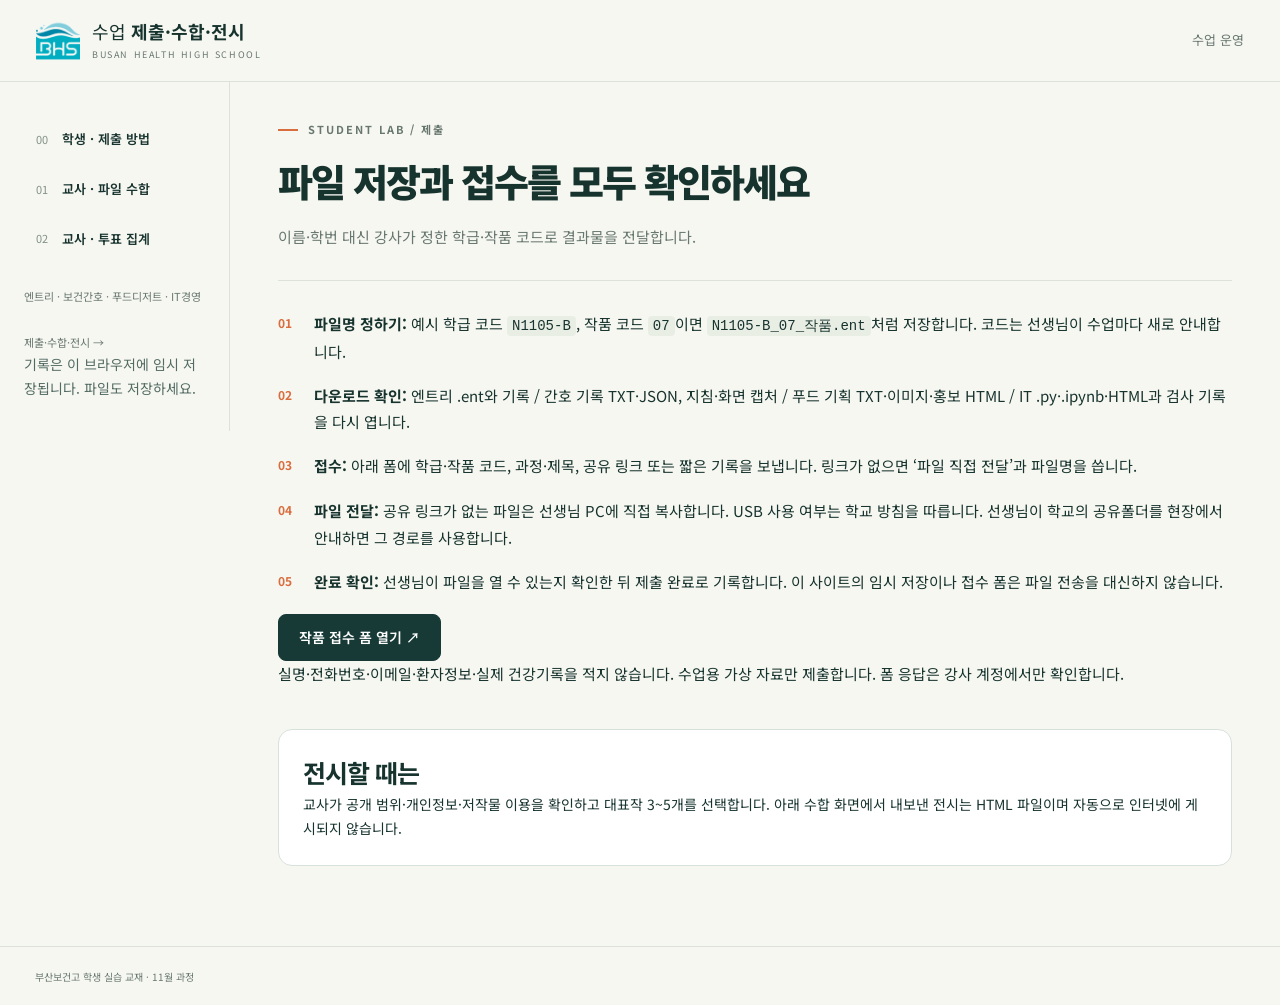
<file: docs/classroom.html>
<!doctype html><html lang="ko"><head><meta charset="utf-8"><meta name="viewport" content="width=device-width,initial-scale=1"><title>제출·수합·전시 · 부산보건고</title><link rel="icon" href="assets/brand/busanhc-emblem.gif"><link rel="stylesheet" href="style.css"><link rel="stylesheet" href="course-common.css"><script src="classroom-config.js" defer></script><script src="course-common.js" defer></script><script src="classroom.js" defer></script></head><body class="course-lab"></body></html>
</file>
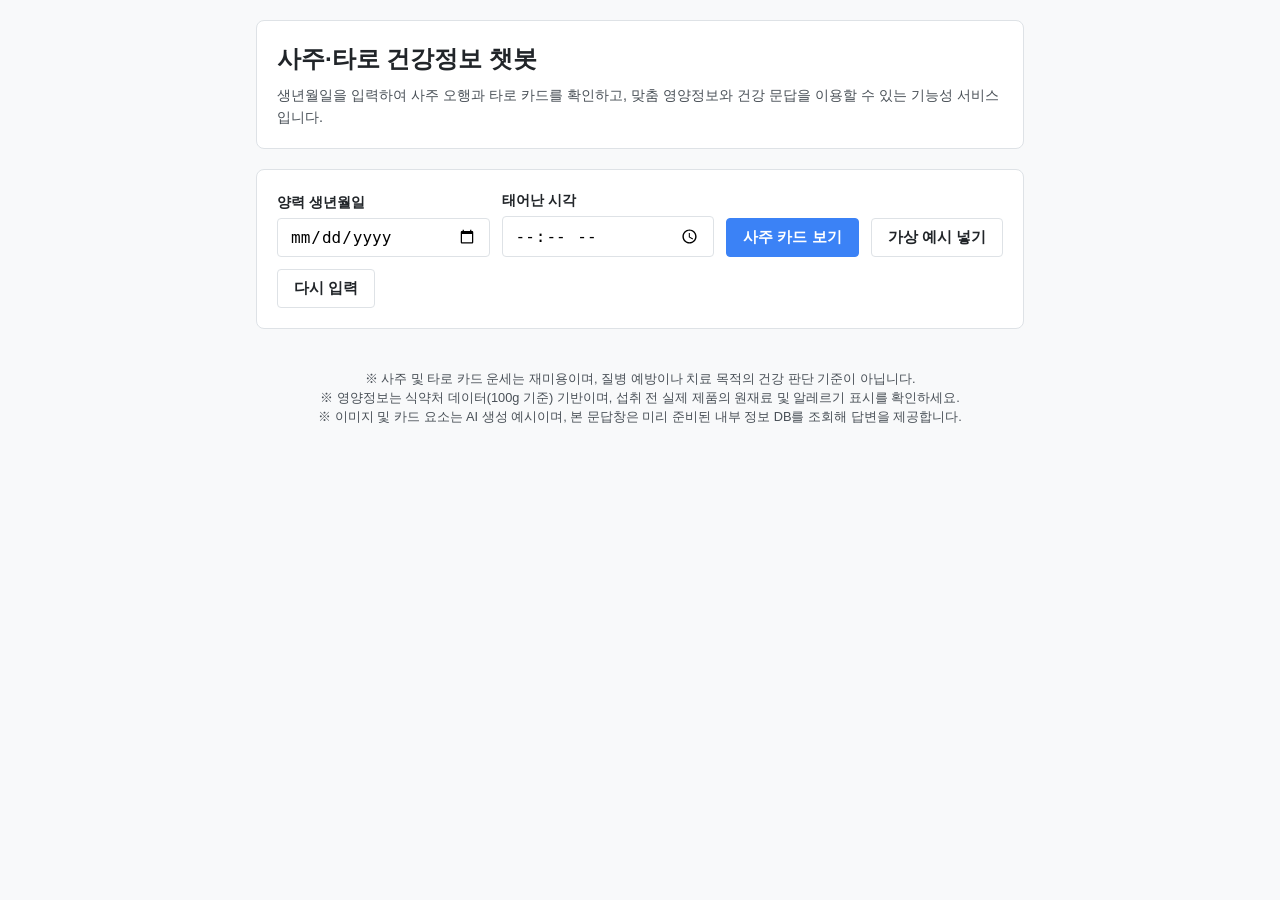
<file: docs/downloads/health-service/Gemini-1차원본.html>
<!DOCTYPE html>
<html lang="ko">
<head>
 <meta charset="UTF-8">
 <meta name="viewport" content="width=device-width, initial-scale=1.0">
 <title>사주·타로 건강정보 챗봇</title>
 <style>
   [hidden] { display: none !important; }

   :root {
     --bg-color: #f8f9fa;
     --card-bg: #ffffff;
     --text-color: #212529;
     --sub-text: #495057;
     --border-color: #dee2e6;
     --primary-color: #3b82f6;
     --primary-hover: #2563eb;
     --accent-color: #eff6ff;
     --radius: 8px;
   }

   * {
     box-sizing: border-box;
     margin: 0;
     padding: 0;
   }

   body {
     font-family: -apple-system, BlinkMacSystemFont, "Segoe UI", Roboto, "Helvetica Neue", Arial, sans-serif;
     background-color: var(--bg-color);
     color: var(--text-color);
     line-height: 1.5;
     padding: 20px 12px;
   }

   .container {
     max-width: 768px;
     margin: 0 auto;
     display: flex;
     flex-direction: column;
     gap: 20px;
   }

   header {
     background-color: var(--card-bg);
     padding: 20px;
     border-radius: var(--radius);
     border: 1px solid var(--border-color);
   }

   header h1 {
     font-size: 1.5rem;
     margin-bottom: 8px;
   }

   header p {
     font-size: 0.9rem;
     color: var(--sub-text);
   }

   section, form#saju-form {
     background-color: var(--card-bg);
     padding: 20px;
     border-radius: var(--radius);
     border: 1px solid var(--border-color);
   }

   h2 {
     font-size: 1.25rem;
     margin-bottom: 12px;
     border-bottom: 2px solid var(--accent-color);
     padding-bottom: 6px;
   }

   h3 {
     font-size: 1.1rem;
     margin: 12px 0 6px 0;
   }

   /* Form Styling */
   #saju-form {
     display: flex;
     flex-wrap: wrap;
     gap: 12px;
     align-items: flex-end;
   }

   #saju-form label {
     display: flex;
     flex-direction: column;
     font-size: 0.9rem;
     font-weight: bold;
     gap: 4px;
     flex: 1 1 180px;
   }

   #saju-form input[type="date"],
   #saju-form input[type="time"],
   #food-group,
   #chat-input {
     padding: 8px 12px;
     border: 1px solid var(--border-color);
     border-radius: 4px;
     font-size: 1rem;
   }

   button {
     padding: 8px 16px;
     font-size: 0.95rem;
     font-weight: 600;
     border: 1px solid var(--border-color);
     border-radius: 4px;
     background-color: #ffffff;
     color: var(--text-color);
     cursor: pointer;
     transition: background-color 0.2s;
   }

   button:hover {
     background-color: #e9ecef;
   }

   button[type="submit"] {
     background-color: var(--primary-color);
     color: #ffffff;
     border-color: var(--primary-color);
   }

   button[type="submit"]:hover {
     background-color: var(--primary-hover);
   }

   #error {
     color: #dc3545;
     font-weight: bold;
     margin-top: 8px;
   }

   /* Saju Result Section */
   .element-card {
     display: flex;
     flex-direction: column;
     align-items: center;
     padding: 16px;
     background-color: var(--accent-color);
     border-radius: var(--radius);
     margin-bottom: 16px;
     text-align: center;
   }

   .element-card img {
     max-width: 120px;
     height: auto;
     margin-bottom: 8px;
   }

   .element-card b {
     font-size: 1.2rem;
     color: var(--primary-color);
   }

   .pillars {
     display: flex;
     justify-content: space-around;
     gap: 8px;
     margin: 16px 0;
     overflow-x: auto;
   }

   .pillar {
     display: flex;
     flex-direction: column;
     align-items: center;
     padding: 8px;
     background-color: #f8f9fa;
     border: 1px solid var(--border-color);
     border-radius: 4px;
     min-width: 60px;
   }

   .pillar small {
     font-size: 0.8rem;
     color: var(--sub-text);
   }

   .pillar .hanja {
     font-size: 1.2rem;
     font-weight: bold;
     margin: 4px 0;
   }

   .elements {
     display: flex;
     flex-wrap: wrap;
     gap: 8px;
     margin: 12px 0;
   }

   .element {
     padding: 6px 12px;
     background-color: #f1f3f5;
     border-radius: 20px;
     font-size: 0.9rem;
   }

   .element b {
     color: var(--primary-color);
   }

   #print-button {
     margin-top: 12px;
   }

   /* Tarot Section */
   .tarot-deck {
     display: flex;
     justify-content: center;
     gap: 12px;
     margin: 16px 0;
     flex-wrap: wrap;
   }

   .tarot-choice {
     display: flex;
     flex-direction: column;
     align-items: center;
     padding: 12px;
     border: 1px solid var(--border-color);
     border-radius: var(--radius);
     background-color: #ffffff;
     cursor: pointer;
     min-width: 90px;
   }

   .tarot-result {
     display: flex;
     flex-direction: column;
     align-items: center;
     gap: 12px;
     padding: 16px;
     background-color: #f8f9fa;
     border-radius: var(--radius);
     margin: 16px 0;
     text-align: center;
   }

   .tarot-result img {
     max-width: 150px;
     height: auto;
     border-radius: 4px;
   }

   /* Food Section */
   fieldset {
     border: 1px solid var(--border-color);
     border-radius: 4px;
     padding: 12px;
     margin: 12px 0;
   }

   legend {
     padding: 0 6px;
     font-size: 0.9rem;
     font-weight: bold;
   }

   .exclusions {
     display: flex;
     flex-wrap: wrap;
     gap: 12px;
   }

   .exclusions label {
     display: flex;
     align-items: center;
     gap: 4px;
     font-size: 0.9rem;
     cursor: pointer;
   }

   .food-list {
     display: grid;
     grid-template-columns: repeat(auto-fill, minmax(120px, 1fr));
     gap: 12px;
     margin: 16px 0;
   }

   .food-button {
     display: flex;
     flex-direction: column;
     align-items: center;
     padding: 10px;
     border: 1px solid var(--border-color);
     border-radius: var(--radius);
     background-color: #ffffff;
     cursor: pointer;
   }

   .food-button img {
     width: 64px;
     height: 64px;
     object-fit: cover;
     margin-bottom: 6px;
   }

   .food-button[aria-pressed="true"] {
     border-color: var(--primary-color);
     background-color: var(--accent-color);
     font-weight: bold;
   }

   .food-detail {
     margin-top: 16px;
     padding: 16px;
     border: 1px solid var(--border-color);
     border-radius: var(--radius);
     background-color: #ffffff;
   }

   .nutrition-table {
     width: 100%;
     border-collapse: collapse;
     margin: 12px 0;
     font-size: 0.9rem;
   }

   .nutrition-table th,
   .nutrition-table td {
     border: 1px solid var(--border-color);
     padding: 6px 10px;
     text-align: left;
   }

   .nutrition-table th {
     background-color: #f1f3f5;
   }

   .food-source, .food-note {
     font-size: 0.8rem;
     color: var(--sub-text);
     margin-top: 4px;
   }

   /* Chat Section */
   .quick-questions {
     display: flex;
     flex-wrap: wrap;
     gap: 6px;
     margin-bottom: 12px;
   }

   .quick-questions button {
     font-size: 0.85rem;
     padding: 4px 10px;
     border-radius: 16px;
     background-color: #f1f3f5;
   }

   .chat-messages {
     height: 250px;
     overflow-y: auto;
     border: 1px solid var(--border-color);
     border-radius: 4px;
     padding: 12px;
     background-color: #ffffff;
     display: flex;
     flex-direction: column;
     gap: 10px;
     margin-bottom: 12px;
   }

   .message {
     align-self: flex-start;
     max-width: 85%;
     padding: 8px 12px;
     background-color: #f1f3f5;
     border-radius: 8px;
     font-size: 0.95rem;
     word-break: break-word;
   }

   .message.user {
     align-self: flex-end;
     background-color: var(--primary-color);
     color: #ffffff;
   }

   #chat-form {
     display: flex;
     gap: 8px;
   }

   #chat-form label {
     display: none;
   }

   #chat-input {
     flex: 1;
   }

   footer {
     text-align: center;
     font-size: 0.8rem;
     color: var(--sub-text);
     padding: 12px;
   }
 </style>
 <script src="saju-core.js" defer></script>
 <script src="health-card-data.js" defer></script>
 <script src="health-card-core.js" defer></script>
 <script src="saju-ui.js" defer></script>
</head>
<body>
 <div class="container">
   <header>
     <h1>사주·타로 건강정보 챗봇</h1>
     <p>생년월일을 입력하여 사주 오행과 타로 카드를 확인하고, 맞춤 영양정보와 건강 문답을 이용할 수 있는 기능성 서비스입니다.</p>
   </header>

   <main>
     <form id="saju-form">
       <label>양력 생년월일
         <input id="birth-date" type="date" min="2000-01-01" max="2035-12-31" required>
       </label>
       <label>태어난 시각
         <input id="birth-time" type="time" required>
       </label>
       <button type="submit">사주 카드 보기</button>
       <button type="button" id="sample-button">가상 예시 넣기</button>
       <button type="reset">다시 입력</button>
     </form>
     <p id="error" role="alert"></p>

     <section id="result" hidden>
       <div id="element-card" class="element-card"></div>
       <h2 id="result-title">사주 계산 결과</h2>
       <p id="result-date"></p>
       <div id="pillars" class="pillars"></div>
       <p id="saju-summary"></p>
       <div id="elements" class="elements"></div>
       <h3 id="story-title"></h3>
       <p id="story-text"></p>
       <button type="button" id="print-button">결과 인쇄</button>
     </section>

     <section id="tarot-stage" hidden>
       <h2>재미로 보는 건강 타로</h2>
       <div id="tarot-deck" class="tarot-deck"></div>
       <div id="tarot-result" class="tarot-result" hidden></div>
       <button type="button" id="redraw-button">카드 다시 섞기</button>
     </section>

     <section id="food-stage" hidden>
       <h2>음식 후보와 영양정보</h2>
       <label for="food-group">음식 종류</label>
       <select id="food-group">
         <option>전체</option>
         <option>과일</option>
         <option>식사</option>
         <option>음료</option>
       </select>
       <fieldset>
         <legend>후보에서 뺄 음식</legend>
         <div id="food-exclusions" class="exclusions"></div>
       </fieldset>
       <div id="food-list" class="food-list"></div>
       <button type="button" id="next-food">다른 음식 보기</button>
       <div id="food-detail" class="food-detail"></div>
     </section>

     <section id="chat-stage" hidden>
       <h2>건강정보 문답</h2>
       <div id="quick-questions" class="quick-questions"></div>
       <div id="chat-messages" class="chat-messages" role="log" aria-live="polite"></div>
       <form id="chat-form">
         <label for="chat-input">질문</label>
         <input id="chat-input" maxlength="500">
         <button type="submit">보내기</button>
       </form>
     </section>
   </main>

   <footer>
     <p>※ 사주 및 타로 카드 운세는 재미용이며, 질병 예방이나 치료 목적의 건강 판단 기준이 아닙니다.</p>
     <p>※ 영양정보는 식약처 데이터(100g 기준) 기반이며, 섭취 전 실제 제품의 원재료 및 알레르기 표시를 확인하세요.</p>
     <p>※ 이미지 및 카드 요소는 AI 생성 예시이며, 본 문답창은 미리 준비된 내부 정보 DB를 조회해 답변을 제공합니다.</p>
   </footer>
 </div>
</body>
</html>
</file>
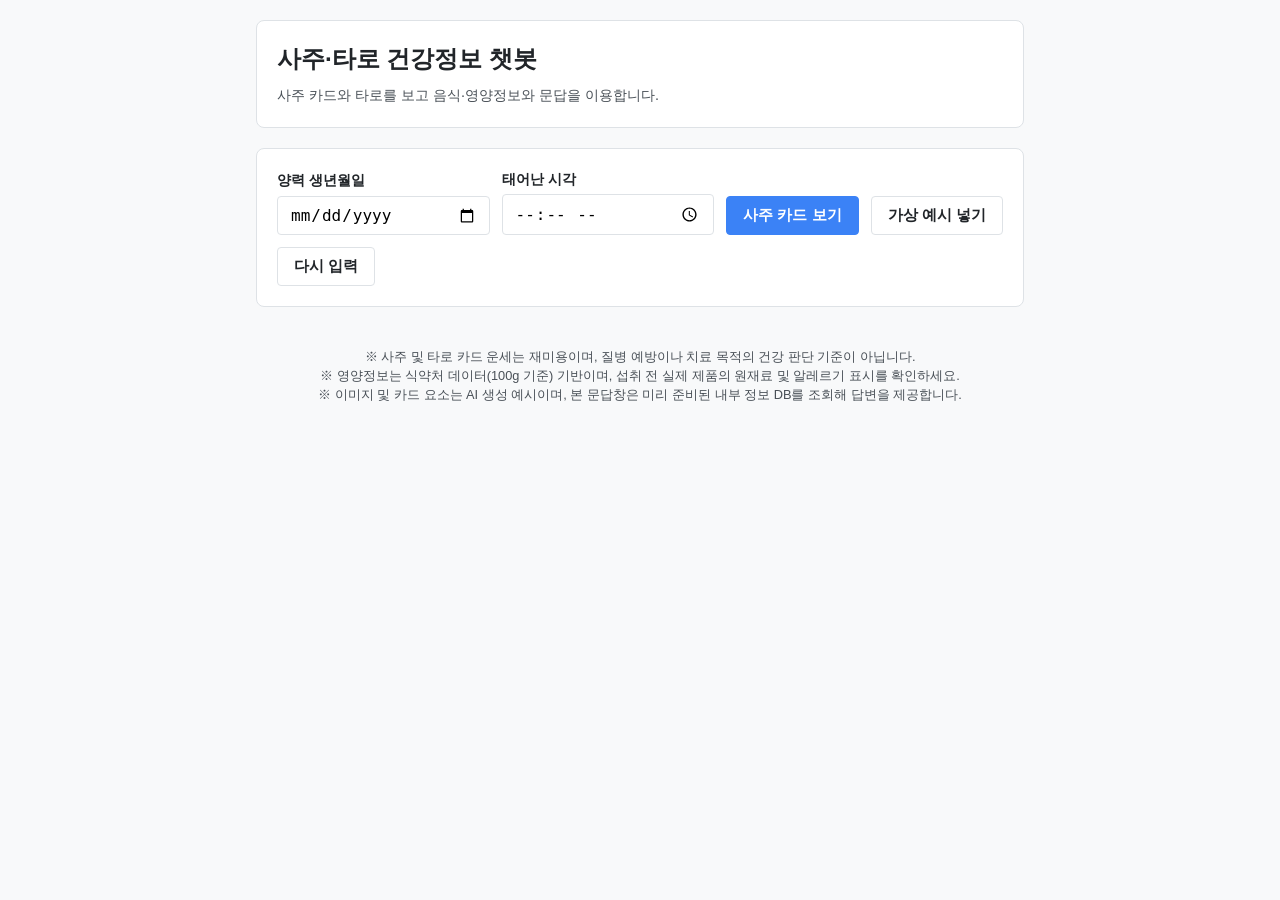
<file: docs/downloads/health-service/Gemini-실제생성.html>
<!DOCTYPE html>
<html lang="ko">
<head>
 <meta charset="UTF-8">
 <meta name="viewport" content="width=device-width, initial-scale=1.0">
 <title>사주·타로 건강정보 챗봇</title>
 <style>
   [hidden] { display: none !important; }

   :root {
     --bg-color: #f8f9fa;
     --card-bg: #ffffff;
     --text-color: #212529;
     --sub-text: #495057;
     --border-color: #dee2e6;
     --primary-color: #3b82f6;
     --primary-hover: #2563eb;
     --accent-color: #eff6ff;
     --radius: 8px;
   }

   * {
     box-sizing: border-box;
     margin: 0;
     padding: 0;
   }

   body {
     font-family: -apple-system, BlinkMacSystemFont, "Segoe UI", Roboto, "Helvetica Neue", Arial, sans-serif;
     background-color: var(--bg-color);
     color: var(--text-color);
     line-height: 1.5;
     padding: 20px 12px;
   }

   .container {
     max-width: 768px;
     margin: 0 auto;
     display: flex;
     flex-direction: column;
     gap: 20px;
   }

   header {
     background-color: var(--card-bg);
     padding: 20px;
     border-radius: var(--radius);
     border: 1px solid var(--border-color);
   }

   header h1 {
     font-size: 1.5rem;
     margin-bottom: 8px;
   }

   header p {
     font-size: 0.9rem;
     color: var(--sub-text);
   }

   section, form#saju-form {
     background-color: var(--card-bg);
     padding: 20px;
     border-radius: var(--radius);
     border: 1px solid var(--border-color);
   }

   h2 {
     font-size: 1.25rem;
     margin-bottom: 12px;
     border-bottom: 2px solid var(--accent-color);
     padding-bottom: 6px;
   }

   h3 {
     font-size: 1.1rem;
     margin: 12px 0 6px 0;
   }

   /* Form Styling */
   #saju-form {
     display: flex;
     flex-wrap: wrap;
     gap: 12px;
     align-items: flex-end;
   }

   #saju-form label {
     display: flex;
     flex-direction: column;
     font-size: 0.9rem;
     font-weight: bold;
     gap: 4px;
     flex: 1 1 180px;
   }

   #saju-form input[type="date"],
   #saju-form input[type="time"],
   #food-group,
   #chat-input {
     padding: 8px 12px;
     border: 1px solid var(--border-color);
     border-radius: 4px;
     font-size: 1rem;
   }

   button {
     padding: 8px 16px;
     font-size: 0.95rem;
     font-weight: 600;
     border: 1px solid var(--border-color);
     border-radius: 4px;
     background-color: #ffffff;
     color: var(--text-color);
     cursor: pointer;
     transition: background-color 0.2s;
   }

   button:hover {
     background-color: #e9ecef;
   }

   button[type="submit"] {
     background-color: var(--primary-color);
     color: #ffffff;
     border-color: var(--primary-color);
   }

   button[type="submit"]:hover {
     background-color: var(--primary-hover);
   }

   #error {
     color: #dc3545;
     font-weight: bold;
     margin-top: 8px;
   }

   /* Saju Result Section */
   .element-card {
     display: flex;
     flex-direction: column;
     align-items: center;
     padding: 16px;
     background-color: var(--accent-color);
     border-radius: var(--radius);
     margin-bottom: 16px;
     text-align: center;
   }

   .element-card img {
     max-width: 120px;
     height: auto;
     margin-bottom: 8px;
   }

   .element-card b {
     font-size: 1.2rem;
     color: var(--primary-color);
   }

   .pillars {
     display: flex;
     justify-content: space-around;
     gap: 8px;
     margin: 16px 0;
     overflow-x: auto;
   }

   .pillar {
     display: flex;
     flex-direction: column;
     align-items: center;
     padding: 8px;
     background-color: #f8f9fa;
     border: 1px solid var(--border-color);
     border-radius: 4px;
     min-width: 60px;
   }

   .pillar small {
     font-size: 0.8rem;
     color: var(--sub-text);
   }

   .pillar .hanja {
     font-size: 1.2rem;
     font-weight: bold;
     margin: 4px 0;
   }

   .elements {
     display: flex;
     flex-wrap: wrap;
     gap: 8px;
     margin: 12px 0;
   }

   .element {
     padding: 6px 12px;
     background-color: #f1f3f5;
     border-radius: 20px;
     font-size: 0.9rem;
   }

   .element b {
     color: var(--primary-color);
   }

   #print-button {
     margin-top: 12px;
   }

   /* Tarot Section */
   .tarot-deck {
     display: flex;
     justify-content: center;
     gap: 12px;
     margin: 16px 0;
     flex-wrap: wrap;
   }

   .tarot-choice {
     display: flex;
     flex-direction: column;
     align-items: center;
     padding: 12px;
     border: 1px solid var(--border-color);
     border-radius: var(--radius);
     background-color: #ffffff;
     cursor: pointer;
     min-width: 90px;
   }

   .tarot-result {
     display: flex;
     flex-direction: column;
     align-items: center;
     gap: 12px;
     padding: 16px;
     background-color: #f8f9fa;
     border-radius: var(--radius);
     margin: 16px 0;
     text-align: center;
   }

   .tarot-result img {
     max-width: 150px;
     height: auto;
     border-radius: 4px;
   }

   /* Food Section */
   fieldset {
     border: 1px solid var(--border-color);
     border-radius: 4px;
     padding: 12px;
     margin: 12px 0;
   }

   legend {
     padding: 0 6px;
     font-size: 0.9rem;
     font-weight: bold;
   }

   .exclusions {
     display: flex;
     flex-wrap: wrap;
     gap: 12px;
   }

   .exclusions label {
     display: flex;
     align-items: center;
     gap: 4px;
     font-size: 0.9rem;
     cursor: pointer;
   }

   .food-list {
     display: grid;
     grid-template-columns: repeat(auto-fill, minmax(120px, 1fr));
     gap: 12px;
     margin: 16px 0;
   }

   .food-button {
     display: flex;
     flex-direction: column;
     align-items: center;
     padding: 10px;
     border: 1px solid var(--border-color);
     border-radius: var(--radius);
     background-color: #ffffff;
     cursor: pointer;
   }

   .food-button img {
     width: 64px;
     height: 64px;
     object-fit: cover;
     margin-bottom: 6px;
   }

   .food-button[aria-pressed="true"] {
     border-color: var(--primary-color);
     background-color: var(--accent-color);
     font-weight: bold;
   }

   .food-detail {
     margin-top: 16px;
     padding: 16px;
     border: 1px solid var(--border-color);
     border-radius: var(--radius);
     background-color: #ffffff;
   }

   .nutrition-table {
     width: 100%;
     border-collapse: collapse;
     margin: 12px 0;
     font-size: 0.9rem;
   }

   .nutrition-table th,
   .nutrition-table td {
     border: 1px solid var(--border-color);
     padding: 6px 10px;
     text-align: left;
   }

   .nutrition-table th {
     background-color: #f1f3f5;
   }

   .food-source, .food-note {
     font-size: 0.8rem;
     color: var(--sub-text);
     margin-top: 4px;
   }

   /* Chat Section */
   .quick-questions {
     display: flex;
     flex-wrap: wrap;
     gap: 6px;
     margin-bottom: 12px;
   }

   .quick-questions button {
     font-size: 0.85rem;
     padding: 4px 10px;
     border-radius: 16px;
     background-color: #f1f3f5;
   }

   .chat-messages {
     height: 250px;
     overflow-y: auto;
     border: 1px solid var(--border-color);
     border-radius: 4px;
     padding: 12px;
     background-color: #ffffff;
     display: flex;
     flex-direction: column;
     gap: 10px;
     margin-bottom: 12px;
   }

   .message {
     align-self: flex-start;
     max-width: 85%;
     padding: 8px 12px;
     background-color: #f1f3f5;
     border-radius: 8px;
     font-size: 0.95rem;
     word-break: break-word;
   }

   .message.user {
     align-self: flex-end;
     background-color: var(--primary-color);
     color: #ffffff;
   }

   #chat-form {
     display: flex;
     gap: 8px;
     align-items: center;
   }

   #chat-form label {
     font-size: 0.9rem;
     font-weight: bold;
     white-space: nowrap;
   }

   #chat-input {
     flex: 1;
   }

   footer {
     text-align: center;
     font-size: 0.8rem;
     color: var(--sub-text);
     padding: 12px;
   }
 </style>
 <script src="saju-core.js" defer></script>
 <script src="health-card-data.js" defer></script>
 <script src="health-card-core.js" defer></script>
 <script src="saju-ui.js" defer></script>
</head>
<body>
 <div class="container">
   <header>
     <h1>사주·타로 건강정보 챗봇</h1>
     <p>사주 카드와 타로를 보고 음식·영양정보와 문답을 이용합니다.</p>
   </header>

   <main>
     <form id="saju-form">
       <label>양력 생년월일
         <input id="birth-date" type="date" min="2000-01-01" max="2035-12-31" required>
       </label>
       <label>태어난 시각
         <input id="birth-time" type="time" required>
       </label>
       <button type="submit">사주 카드 보기</button>
       <button type="button" id="sample-button">가상 예시 넣기</button>
       <button type="reset">다시 입력</button>
     </form>
     <p id="error" role="alert"></p>

     <section id="result" hidden>
       <div id="element-card" class="element-card"></div>
       <h2 id="result-title">사주 계산 결과</h2>
       <p id="result-date"></p>
       <div id="pillars" class="pillars"></div>
       <p id="saju-summary"></p>
       <div id="elements" class="elements"></div>
       <h3 id="story-title"></h3>
       <p id="story-text"></p>
       <button type="button" id="print-button">결과 인쇄</button>
     </section>

     <section id="tarot-stage" hidden>
       <h2>재미로 보는 건강 타로</h2>
       <div id="tarot-deck" class="tarot-deck"></div>
       <div id="tarot-result" class="tarot-result" hidden></div>
       <button type="button" id="redraw-button">카드 다시 섞기</button>
     </section>

     <section id="food-stage" hidden>
       <h2>음식 후보와 영양정보</h2>
       <label for="food-group">음식 종류</label>
       <select id="food-group">
         <option>전체</option>
         <option>과일</option>
         <option>식사</option>
         <option>음료</option>
       </select>
       <fieldset>
         <legend>후보에서 뺄 음식</legend>
         <div id="food-exclusions" class="exclusions"></div>
       </fieldset>
       <div id="food-list" class="food-list"></div>
       <button type="button" id="next-food">다른 음식 보기</button>
       <div id="food-detail" class="food-detail"></div>
     </section>

     <section id="chat-stage" hidden>
       <h2>건강정보 문답</h2>
       <div id="quick-questions" class="quick-questions"></div>
       <div id="chat-messages" class="chat-messages" role="log" aria-live="polite"></div>
       <form id="chat-form">
         <label for="chat-input">질문</label>
         <input id="chat-input" maxlength="500">
         <button type="submit">보내기</button>
       </form>
     </section>
   </main>

   <footer>
     <p>※ 사주 및 타로 카드 운세는 재미용이며, 질병 예방이나 치료 목적의 건강 판단 기준이 아닙니다.</p>
     <p>※ 영양정보는 식약처 데이터(100g 기준) 기반이며, 섭취 전 실제 제품의 원재료 및 알레르기 표시를 확인하세요.</p>
     <p>※ 이미지 및 카드 요소는 AI 생성 예시이며, 본 문답창은 미리 준비된 내부 정보 DB를 조회해 답변을 제공합니다.</p>
   </footer>
 </div>
</body>
</html>
</file>
<file: docs/health-service.css>
@charset "UTF-8";
:root{--ink:#30263e;--muted:#716a79;--paper:#f8f6f1;--line:#ded9e3;--violet:#76539a;--pale:#eee8f4;--gold:#e1ba74;font:16px/1.75 "Malgun Gothic","Apple SD Gothic Neo",system-ui,sans-serif;color:var(--ink);background:var(--paper)}*{box-sizing:border-box}body{margin:0}a{color:var(--violet);text-underline-offset:4px}button,input,select,textarea{font:inherit}button{cursor:pointer}a:focus-visible,button:focus-visible,input:focus-visible,select:focus-visible,textarea:focus-visible,summary:focus-visible{outline:3px solid var(--violet);outline-offset:4px}h1,h2,h3,p{margin-top:0}h1{font-size:clamp(34px,4.3vw,57px);line-height:1.22;letter-spacing:-.065em;margin-bottom:25px}h2{font-size:27px;line-height:1.4;letter-spacing:-.045em}h3{font-size:20px}p{color:var(--muted)}em{font-style:normal;color:var(--violet)}small{font-size:12px}ol{padding-left:22px;color:var(--muted)}li+li{margin-top:7px}code{font-size:13px;color:var(--ink)}[hidden]{display:none!important}.skip{position:fixed;left:15px;top:-100px;background:white;padding:12px;z-index:100}.skip:focus{top:10px}.topbar{height:88px;border-bottom:1px solid var(--line);display:flex;align-items:center;justify-content:space-between;gap:20px;padding:0 38px;background:#fbfaf7}.brand{display:flex;gap:13px;align-items:center;text-decoration:none;color:var(--ink);line-height:1.5}.brand small{display:block;font-size:9px;letter-spacing:.17em;color:var(--muted)}.brand img{object-fit:contain}.top-actions{display:flex;gap:20px;align-items:center;font-size:13px;color:var(--muted)}.button{display:inline-flex;align-items:center;justify-content:center;border:1px solid var(--ink);border-radius:9px;padding:12px 20px;background:var(--ink);color:white;text-decoration:none;font-weight:750;line-height:1.6;min-height:46px;text-align:center}.button.ghost{background:transparent;color:var(--ink);border-color:var(--line)}.button.small{padding:8px 14px;font-size:12px;min-height:38px}.shell{display:grid;grid-template-columns:224px minmax(0,1fr);max-width:1600px;margin:auto}.sidebar{padding:38px 23px;border-right:1px solid var(--line);background:#f1eee9;min-height:calc(100vh - 88px)}.side-title{font-size:10px;font-weight:800;letter-spacing:.08em;color:var(--muted);display:flex;justify-content:space-between;margin-bottom:25px}.sidebar nav{display:grid;gap:7px}.sidebar nav a{color:var(--muted);font-size:11px;text-decoration:none;display:flex;gap:12px;padding:11px 8px;border-radius:7px;line-height:1.5}.sidebar nav a span{font-size:13px;font-weight:700}.sidebar nav a[aria-current="page"]{color:var(--ink);background:#e4dcec}.side-progress{padding:26px 8px;margin-top:35px;border-top:1px solid var(--line)}.side-progress b{float:right;font-size:12px}.side-progress p{font-size:11px}.side-progress progress{width:100%;height:5px;accent-color:var(--violet);display:block;margin-top:12px}.other-courses{font-size:11px;padding:10px 8px}.other-courses a{display:block;margin-top:10px}.other-courses summary{cursor:pointer;color:var(--muted)}main{padding:53px clamp(26px,4vw,66px) 70px;min-width:0;outline:none}main>section{max-width:1120px;margin:auto}.eyebrow{font-size:10px;letter-spacing:.16em;font-weight:850;color:var(--violet);margin-bottom:20px}.lead{font-size:17px;line-height:1.9;max-width:800px;margin-bottom:30px}.fine{font-size:12px}.actions{display:flex;flex-wrap:wrap;gap:12px;margin:24px 0 16px}.hero{display:grid;grid-template-columns:1.15fr 1fr;gap:36px;align-items:center;margin-bottom:68px}.hero h1{font-size:clamp(34px,4.2vw,58px)}.hero .lead{font-size:15px}.service-preview{border:1px solid #45394e;border-radius:17px;background:#30263e;color:#fbf8f3;box-shadow:12px 18px 0 #e6e0e9;overflow:hidden;max-width:410px;width:100%;justify-self:end}.preview-head{display:flex;gap:6px;border-bottom:1px solid #ffffff20;padding:12px 18px;align-items:center}.preview-head span{font-size:8px;letter-spacing:.1em;margin-right:auto;color:#e2d3f2}.preview-head i{width:5px;height:5px;background:#bfaace;border-radius:50%}.preview-body{padding:20px 24px 25px}.preview-body h2{font-size:30px;color:#fbf6eb;letter-spacing:-.055em;margin-bottom:16px}.preview-body label{display:block;font-size:10px;color:#d2c7dc}.preview-body select{font-size:12px;width:100%;border:1px solid #ffffff40;border-radius:6px;color:white;background:#3f334e;padding:10px 9px;margin-top:8px}.preview-body a{color:#e3c998;font-size:12px}.preview-body p{font-size:10px;color:#d2c7dc;margin:14px 0}.orbit{position:relative;font-size:24px;color:#ddc293;border:1px solid #bb9ecd66;border-radius:50%;width:64px;height:64px;text-align:center;line-height:64px;float:right;margin:6px 6px 12px 16px}.orbit span{position:absolute;font-size:12px;line-height:18px;background:#30263e}.orbit span:nth-child(1){top:-9px;left:24px}.orbit span:nth-child(2){right:-7px;top:23px}.orbit span:nth-child(3){bottom:-9px;left:24px}.orbit span:nth-child(4){left:-7px;top:23px}.demo-pillars{display:grid;grid-template-columns:repeat(4,minmax(0,1fr));gap:6px;margin-top:18px}.demo-pillars div{text-align:center;border:1px solid #ffffff25;border-radius:8px;padding:8px 2px}.demo-pillars small{display:block;font-size:9px;color:#d2c7dc}.demo-pillars b{font-size:24px;font-family:serif;color:#e3c998}.demo-pillars span{display:block;font-size:10px;color:#d2c7dc}.section-heading{margin:45px 0 22px}.section-heading .eyebrow{margin-bottom:9px}.section-heading h2{margin-bottom:0}.periods,.case-grid,.test-grid{display:grid;grid-template-columns:repeat(3,minmax(0,1fr));gap:16px}.period,.case{background:white;border:1px solid var(--line);border-radius:12px;padding:24px;position:relative}.period small{font-weight:750;color:var(--violet);display:block;margin-bottom:15px}.period-no{position:absolute;right:20px;top:17px;font:40px/1 Georgia,serif;color:#ebe5ef}.period h3{font-size:19px;position:relative}.period p,.period ol{font-size:12px}.period a{font-size:12px;font-weight:800}.note{border-left:3px solid var(--violet);padding:18px 24px;background:var(--pale);margin:30px 0;border-radius:0 8px 8px 0}.note p{font-size:13px;margin:8px 0 0}.next{display:flex;justify-content:space-between;gap:18px;border-top:1px solid var(--line);padding:23px 0;margin-top:40px;text-decoration:none;font-size:15px;font-weight:800}.next span{font-size:24px;line-height:1}.case-grid{margin-top:35px}.case-icon{display:block;font-size:38px;font-weight:300;color:var(--violet);margin-bottom:18px}.badge{display:inline-block;font-size:10px;font-weight:800;color:var(--violet);margin-bottom:13px}.case h2{font-size:23px}.case p{font-size:13px}.case a{font-size:11px;font-weight:750}.case small{display:block;font-size:10px;color:var(--muted);margin-top:16px}.case .question{border-top:1px solid var(--line);padding-top:16px;color:var(--ink);font-weight:750}.flow{display:flex;align-items:stretch;gap:13px;margin:28px 0}.flow>div{flex:1;background:white;border:1px solid var(--line);border-radius:10px;padding:20px;min-width:0}.flow>span{align-self:center;color:var(--violet);font-size:23px}.flow p{font-size:12px;margin:9px 0 0}.flow b{font-size:14px}.flow .highlight{background:var(--pale);border-color:#cdbedc}.activity,.panel{background:white;border:1px solid var(--line);border-radius:12px;padding:28px;margin:25px 0}.activity{background:#eeeae4}.activity p:last-child,.panel p:last-child{margin-bottom:0}.check{display:flex;align-items:flex-start;gap:12px;margin:30px 0;background:#eef2ec;padding:17px 20px;border-radius:9px;color:#39584b;font-size:13px;font-weight:750;cursor:pointer}.check input{width:18px;height:18px;accent-color:#427261;flex:none;margin-top:3px}.criteria{display:grid;grid-template-columns:repeat(3,minmax(0,1fr));gap:20px;background:#eeeae4;padding:24px;border-radius:12px;margin-bottom:30px}.criteria b{font-size:15px}.criteria p{font-size:12px;margin:8px 0 0}.scenario{border:1px solid var(--line);border-radius:12px;background:white;padding:25px 30px;margin:18px 0}.scenario h2{font-size:23px}.scenario p{font-size:13px}.choice{display:flex;gap:12px;flex-wrap:wrap}.choice button{background:var(--paper);color:var(--ink);border:1px solid var(--line);border-radius:8px;padding:11px 16px;font-size:12px;font-weight:750}.choice button[aria-pressed="true"]{background:var(--ink);color:white;border-color:var(--ink)}.reply{background:var(--pale);padding:15px;border-radius:8px;margin:20px 0 0;color:var(--ink)}.source-note{font-size:11px}.bridge{background:var(--ink);border-radius:14px;padding:35px;color:white;margin-top:40px}.bridge .eyebrow{color:#d6bedf}.bridge h2{font-size:30px}.bridge p{color:#dcd0e5}.bridge p:last-child{margin-bottom:0}.download-main{display:flex;align-items:center;gap:25px;background:var(--ink);border-radius:14px;padding:28px;color:white;text-decoration:none;margin:30px 0}.download-main h2{color:#fbf6eb;font-size:27px;margin:5px 0 8px}.download-main small{color:#d6bedf}.download-main p{color:#dcd0e5;font-size:12px;margin-bottom:0}.download-main>b{font-size:12px;margin-left:auto;flex:none}.download-symbol{font-size:43px;color:var(--gold)}.two-col{display:grid;grid-template-columns:repeat(2,minmax(0,1fr));gap:23px}.two-col .panel{margin:0}.panel h2{font-size:23px}.panel p,.panel li{font-size:13px}.lavender{background:var(--pale);border-color:#d6c9df}.file-list{display:grid;gap:12px}.file-list>div{display:flex;justify-content:space-between;gap:10px;padding-bottom:10px;border-bottom:1px solid var(--line);flex-wrap:wrap}.file-list span{font-size:11px;color:var(--muted)}.download-links{display:flex;gap:12px;flex-wrap:wrap;margin:27px 0}.download-links a{border:1px solid var(--line);background:white;padding:10px 13px;border-radius:7px;font-size:12px;font-weight:750}details.panel{font-size:13px}summary{cursor:pointer;font-weight:750}.field{display:grid;gap:9px;margin:12px 0 25px;min-width:0}.field>span{font-size:13px;font-weight:800}.field input,.field select,.field textarea{width:100%;min-width:0;background:white;border:1px solid #beb5c7;border-radius:8px;padding:12px 14px;color:var(--ink);font-size:14px}.field textarea{min-height:140px;resize:vertical;line-height:1.8}.recipe{display:grid;grid-template-columns:38px minmax(0,1fr);gap:20px;border-top:1px solid var(--line);padding:30px 0}.recipe h2{font-size:24px}.recipe p,.recipe li{font-size:14px}.step-number{display:grid;place-items:center;width:33px;height:33px;border:1px solid #c6b3d6;border-radius:50%;color:var(--violet);font-family:Georgia,serif;font-size:21px}.recipe pre,.panel pre{font:12px/1.9 "Malgun Gothic",system-ui,sans-serif;white-space:pre-wrap;overflow-wrap:anywhere;background:#eeeae5;border:1px solid var(--line);border-radius:8px;padding:22px;color:var(--ink);max-height:350px;overflow:auto}.save-settings{display:flex;gap:12px;flex-wrap:wrap}.save-settings span{font-size:11px;border:1px solid var(--line);background:white;padding:7px 11px;border-radius:5px}.save-settings b{margin-left:7px}.table-wrap{overflow:auto;margin:28px 0;background:white;border:1px solid var(--line);border-radius:12px}table{width:100%;border-collapse:collapse;min-width:520px;font-size:14px}caption{text-align:left;padding:15px 20px;color:var(--muted);font-size:11px;border-bottom:1px solid var(--line)}th,td{padding:15px 20px;text-align:left;border-bottom:1px solid var(--line);white-space:nowrap}th{font-size:12px;background:var(--pale)}tbody tr:last-child td{border-bottom:0}.test-grid{margin:25px 0}.test-grid .panel{margin:0;padding:22px}.test-grid h3{font-size:17px}.closing{background:var(--ink);color:white;padding:40px;border-radius:14px;margin-top:35px}.closing h2{font-size:39px;letter-spacing:-.06em}.closing .eyebrow{color:#ddc293}.closing p{color:#dcd0e5;margin-bottom:0}.footer{display:flex;justify-content:space-between;flex-wrap:wrap;gap:14px;border-top:1px solid var(--line);padding:20px 38px;font-size:10px;color:var(--muted)}#toast{position:fixed;bottom:25px;left:50%;transform:translateX(-50%);max-width:90vw;padding:12px 22px;border-radius:9px;background:var(--ink);color:white;font-size:13px;opacity:0;pointer-events:none;z-index:10}#toast.show{opacity:1}
@media(max-width:1180px){.shell{grid-template-columns:200px minmax(0,1fr)}.sidebar{padding:30px 15px}.hero{gap:22px}.hero h1{font-size:39px}.service-preview{box-shadow:7px 10px 0 #e6e0e9}.period,.case{padding:20px}.period h3{font-size:17px}.case h2{font-size:21px}.topbar{padding:0 26px}.brand{font-size:14px}}
@media(max-width:900px){.shell{display:block}.sidebar{min-height:0;border-right:0;border-bottom:1px solid var(--line);padding:12px 22px}.side-title,.side-progress,.other-courses{display:none}.sidebar nav{display:flex;gap:8px;overflow:auto}.sidebar nav a{white-space:nowrap;padding:8px 10px}.sidebar nav a span{font-size:12px}main{padding:40px 25px 50px}.hero h1{font-size:45px}.topbar{height:80px}.top-actions>span{display:none}.brand small{font-size:8px}}
@media(max-width:640px){.topbar{padding:0 18px;gap:12px;height:76px}.brand{gap:9px;font-size:12px}.brand img{width:34px;height:34px}.brand small{font-size:7px;letter-spacing:.1em}.top-actions .button{font-size:10px;padding:7px 10px;min-height:34px}.sidebar{padding:10px 12px}.sidebar nav a{font-size:9px;gap:6px}main{padding:33px 20px 45px}.hero{grid-template-columns:1fr;gap:26px;margin-bottom:50px}.hero h1{font-size:43px}.hero .lead{font-size:14px}.service-preview{justify-self:stretch;max-width:none;box-shadow:6px 8px 0 #e6e0e9}.preview-body{padding:25px}.preview-body h2{font-size:32px}.preview-body label{font-size:11px}.demo-pillars b{font-size:28px}.periods,.case-grid,.two-col,.test-grid,.criteria{grid-template-columns:1fr}.period{padding:25px}.period h3{font-size:22px}.period p,.period ol{font-size:13px}.case h2{font-size:25px}.case p{font-size:14px}.case-icon{float:right;margin:0 0 10px 15px}.case small{font-size:11px}.flow{flex-direction:column;gap:9px}.flow>span{transform:rotate(90deg);line-height:1}.flow>div{padding:18px 22px}.criteria{gap:18px}.criteria p{font-size:13px}.scenario{padding:23px}.scenario h2{font-size:22px}.choice button{width:100%;text-align:left}.download-main{gap:15px;padding:23px;flex-wrap:wrap}.download-main h2{font-size:23px}.download-main>div{flex:1;min-width:190px}.download-main>b{margin-left:45px}.download-symbol{font-size:35px}.recipe{grid-template-columns:28px minmax(0,1fr);gap:13px}.step-number{width:27px;height:27px;font-size:18px}.recipe h2{font-size:22px}.recipe pre,.panel pre{padding:16px}.button{font-size:13px;padding:12px 16px}.two-col{gap:15px}.panel{padding:23px}.closing{padding:30px}.closing h2{font-size:34px}.footer{padding:20px;font-size:9px}.next{font-size:13px}}

/* Functional headings and readable paragraph wrapping. */
h1{font-weight:700;font-size:clamp(30px,3.5vw,44px)}.hero h1{font-weight:700;font-size:clamp(32px,3.5vw,44px)}.lead{word-break:keep-all;overflow-wrap:break-word}

.course-overview{padding:5px 0 8px}.course-overview h1{font-size:34px;margin-bottom:14px}.course-overview .lead{font-size:16px;margin-bottom:22px}

.asset-gallery{display:grid;grid-template-columns:repeat(5,minmax(0,1fr));gap:15px;margin:24px 0}.asset-gallery figure{margin:0;min-width:0}.asset-gallery img{display:block;width:100%;height:auto;border-radius:9px}.asset-gallery figcaption{text-align:center;font-size:12px;margin-top:9px;color:var(--muted)}.tarot-assets{grid-template-columns:repeat(4,minmax(0,1fr));max-width:740px}.food-assets{grid-template-columns:repeat(3,minmax(0,1fr))}.capture{margin:25px 0}.capture a{display:block;border:1px solid var(--line);border-radius:10px;overflow:hidden;background:#eee}.capture img{width:100%;max-height:400px;object-fit:contain;display:block;background:#ece9ef}.capture figcaption{font-size:12px;color:var(--muted);margin-top:9px}.capture figcaption b{display:block;color:var(--ink);margin-bottom:3px}.capture-note{font-size:12px;color:var(--muted)}@media(max-width:640px){.asset-gallery{grid-template-columns:repeat(3,minmax(0,1fr));gap:10px}.tarot-assets{grid-template-columns:repeat(2,minmax(0,1fr))}.food-assets{grid-template-columns:repeat(2,minmax(0,1fr))}.asset-gallery figcaption{font-size:11px}.capture img{max-height:300px}}

.panel .demo-pillars div{background:#f5eff6;border-color:#d1c1d9}.panel .demo-pillars small,.panel .demo-pillars span{color:var(--muted)}.panel .demo-pillars b{color:var(--violet)}.panel #demo-case{font:inherit;max-width:100%;padding:8px;border:1px solid var(--line);border-radius:6px}

.nursing-opening{padding:28px 30px;background:var(--pale);border:1px solid #d6c9df;border-radius:12px;margin:30px 0}.nursing-opening h2{font-size:26px}.nursing-opening>p{max-width:920px}.nursing-opening .fine{margin:15px 0 0}.nursing-jumps{display:flex;flex-wrap:wrap;gap:9px;margin:24px 0 34px}.nursing-jumps button{border:1px solid #c7bacf;background:white;color:var(--ink);border-radius:7px;padding:10px 13px;font-size:13px;min-height:44px;text-align:left}.nursing-case{background:white;border:1px solid var(--line);border-radius:12px;padding:30px;margin:28px 0;scroll-margin-top:24px;min-width:0}.nursing-case:focus-visible{outline:3px solid var(--violet);outline-offset:4px}.nursing-case-head{display:flex;align-items:flex-start;justify-content:space-between;gap:20px}.nursing-case-head>div{min-width:0}.nursing-case .badge,.nursing-opening .badge,.nursing-wrapup .badge{font-size:12px;letter-spacing:0}.nursing-case h2{font-size:28px;margin-bottom:12px}.nursing-organization{font-size:14px;color:var(--violet);font-weight:700;margin-bottom:18px}.case-status{font-size:11px;padding:7px 11px;border:1px solid var(--line);border-radius:5px;background:var(--paper);flex-shrink:0;max-width:240px}.nursing-description{font-size:16px;line-height:1.9;max-width:950px}.diagram-caption{font-size:11px;margin:24px 0 10px}.nursing-flow{display:grid;grid-template-columns:repeat(3,minmax(0,1fr));gap:12px;margin:0 0 23px}.nursing-flow>div{padding:20px;border:1px solid var(--line);border-radius:8px;background:var(--paper);min-width:0}.nursing-flow>div:nth-child(2){background:var(--pale);border-color:#d6c9df}.nursing-flow small{display:block;font-size:12px;color:var(--violet);font-weight:700}.nursing-flow b{display:block;font-size:17px;line-height:1.6;margin:9px 0}.nursing-flow p{font-size:13px;margin:0}.nursing-explanation{border-top:1px solid var(--line);padding-top:18px}.nursing-explanation>b{font-size:14px}.nursing-explanation p{font-size:15px;line-height:1.9;margin:8px 0 14px}.nursing-review{font-size:13px;background:#f1f4ef;padding:13px 16px;border-radius:6px;color:#375245}.nursing-review b{display:block;margin-bottom:4px}.nursing-sources{display:flex;gap:10px 20px;flex-wrap:wrap;font-size:12px;padding-top:6px}.nursing-wrapup{background:var(--ink);color:white;border-radius:12px;padding:30px;margin-top:40px}.nursing-wrapup .badge{color:#e4c994}.nursing-wrapup h2{font-size:27px}.nursing-wrapup p{color:#e1d8e7}.nursing-types{display:grid;grid-template-columns:repeat(3,minmax(0,1fr));gap:16px;margin:24px 0}.nursing-types>div{border-top:1px solid #ffffff4a;padding-top:15px;min-width:0}.nursing-types b{font-size:16px}.nursing-types p{font-size:13px;margin:8px 0 0}.nursing-wrapup>p:last-child{margin-bottom:0;font-size:15px}.nursing-more .two-col{margin-top:22px}.nursing-more p{font-size:14px}.nursing-more h3{font-size:19px}
@media(max-width:1100px){.nursing-case-head{flex-direction:column;gap:0}.case-status{margin:0 0 18px;max-width:none}.nursing-flow>div{padding:16px}.nursing-flow b{font-size:16px}}
@media(max-width:640px){.nursing-opening,.nursing-case,.nursing-wrapup{padding:23px}.nursing-opening h2,.nursing-case h2,.nursing-wrapup h2{font-size:24px}.nursing-flow,.nursing-types{grid-template-columns:1fr}.nursing-case .badge{font-size:11px}.nursing-description{font-size:15px}.nursing-jumps{gap:8px}.nursing-jumps button{font-size:12px;max-width:100%}.nursing-sources{gap:12px}.nursing-sources a{overflow-wrap:anywhere}.nursing-flow>div{padding:17px 19px}.nursing-flow b{font-size:17px}}
</file>
<file: docs/style.css>
@import url('https://fonts.googleapis.com/css2?family=Noto+Sans+KR:wght@400;500;600;700;800;900&display=swap');
:root{--paper:#f7f7f2;--ink:#17332e;--muted:#687870;--line:#dce2d9;--forest:#173a36;--lime:#d7ef8f;--orange:#d96d3d;--white:#fff;--radius:16px;font-family:'Noto Sans KR',sans-serif;color:var(--ink);background:var(--paper);font-size:15px;line-height:1.75;font-synthesis:none}
*{box-sizing:border-box}body{margin:0}a{color:inherit;text-decoration:none}button,input,textarea,select{font:inherit}button,a,input,textarea,select{touch-action:manipulation}button{cursor:pointer}button:focus-visible,a:focus-visible,input:focus-visible,textarea:focus-visible,select:focus-visible{outline:3px solid #d96d3d;outline-offset:4px}button:disabled{opacity:.5;cursor:default}img{max-width:100%;height:auto}h1,h2,h3,h4,p{margin:0}h1{font-size:clamp(34px,3.6vw,54px);line-height:1.28;letter-spacing:-2px;font-weight:900}h2{font-size:25px;line-height:1.5;letter-spacing:-1px}h3{font-size:18px;line-height:1.5;letter-spacing:-.5px}p+p{margin-top:12px}small{font-size:12px}ul,ol{padding-left:23px;margin:12px 0}li+li{margin-top:7px}strong,b{font-weight:700}code{font-family:Consolas,monospace;background:#e9eee5;padding:2px 5px;border-radius:4px;font-size:14px}.skip{position:absolute;left:16px;top:-80px;z-index:99;background:var(--lime);padding:10px}.skip:focus{top:10px}.topbar{height:82px;background:var(--paper);border-bottom:1px solid var(--line);display:flex;align-items:center;justify-content:space-between;padding:0 36px;position:sticky;top:0;z-index:20}.brand{display:flex;align-items:center;gap:12px;font-size:18px;line-height:1.3}.brand small{display:block;letter-spacing:1.6px;font-size:9px;color:var(--muted);margin-top:5px}.brand-mark{width:43px;height:43px;border-radius:12px;background:var(--forest);color:var(--lime);display:flex;align-items:center;justify-content:center;font-size:29px;font-weight:900;position:relative}.brand-mark span{position:absolute;font-size:17px;right:4px;top:0}.top-actions{display:flex;align-items:center;gap:20px}.course-label{font-size:13px;color:var(--muted)}.button,button.primary{display:inline-flex;justify-content:center;align-items:center;gap:20px;background:var(--forest);color:#fff;border:1px solid var(--forest);padding:12px 20px;border-radius:8px;font-weight:600;font-size:14px;line-height:1.5}.button:hover,button.primary:hover{background:#28574b}.button.secondary{background:transparent;color:var(--ink);border-color:#bbc7bc}.button.secondary:hover{background:#e9eee3}.button.light{background:var(--lime);color:var(--forest);border-color:var(--lime)}.button.small{font-size:13px;padding:10px 15px;gap:13px}.text-button{color:var(--forest);background:none;border:0;padding:4px 0;text-decoration:underline;text-underline-offset:5px}.menu-toggle{display:none;background:none;border:0;font-size:24px}.layout{display:grid;grid-template-columns:230px minmax(0,1fr);max-width:1600px;margin:auto;min-height:calc(100vh - 150px)}.sidebar{padding:35px 24px 30px;border-right:1px solid var(--line);align-self:start;position:sticky;top:82px;max-height:calc(100vh - 82px);overflow:auto}.side-heading{font-size:10px;letter-spacing:1.5px;font-weight:700;margin-bottom:20px;display:flex;justify-content:space-between;color:var(--muted)}nav{display:grid;gap:5px}nav a{padding:11px 12px;border-radius:7px;font-size:13px;font-weight:600;display:flex;gap:13px;align-items:center}nav a span{font-size:11px;color:#819184;font-weight:400}nav a:hover{background:#e9eee5}nav a.active{background:var(--forest);color:white}nav a.active span{color:var(--lime)}.side-progress{border-top:1px solid var(--line);margin-top:30px;padding-top:22px}.side-progress>span{display:flex;justify-content:space-between;font-size:12px}.side-progress b{font-weight:500}.side-progress progress{display:block;appearance:none;border:0;width:100%;height:5px;margin:12px 0;background:#e0e6dc;border-radius:8px;overflow:hidden}.side-progress progress::-webkit-progress-bar{background:#e0e6dc}.side-progress progress::-webkit-progress-value{background:var(--forest)}.side-progress p{font-size:11px;color:var(--muted);line-height:1.8}.side-progress button{font-size:12px;margin-top:12px}.source-link{display:block;margin-top:26px;font-size:11px;color:var(--muted)}main{min-width:0;padding:38px 48px 80px;max-width:1250px;width:100%}.eyebrow{font-size:11px;letter-spacing:2px;font-weight:700;color:var(--muted);display:flex;align-items:center;gap:10px;margin-bottom:18px}.eyebrow::before{content:'';width:20px;height:2px;background:var(--orange)}.intro{max-width:650px;color:var(--muted);margin-top:18px;font-size:15px}.breadcrumb{display:flex;gap:9px;align-items:center;font-size:12px;color:var(--muted);margin-bottom:28px}.hero{display:grid;grid-template-columns:1fr 1fr;gap:35px;align-items:center;padding-bottom:42px;border-bottom:1px solid var(--line)}.hero-copy{padding:10px 0}.hero h1 em{font-style:normal;color:#48805a}.hero .intro{max-width:380px}.actions{display:flex;flex-wrap:wrap;gap:10px;margin-top:25px}.meta-row{display:flex;gap:20px;font-size:12px;margin-top:28px;color:var(--muted)}.meta-row span+span{border-left:1px solid var(--line);padding-left:20px}.game-shell{background:#dfe9d9;border-radius:20px;padding:15px;position:relative;overflow:hidden}.game-top{display:flex;justify-content:space-between;font-size:10px;font-weight:700;letter-spacing:1px;margin:0 3px 10px}.game-top span:last-child{color:#4c7060}.game-canvas-wrap{position:relative;background:#becfb7;aspect-ratio:16/10;border-radius:12px;overflow:hidden}.game-canvas-wrap canvas{display:block;width:100%;height:100%;outline-offset:-4px}.game-overlay{position:absolute;inset:0;display:flex;flex-direction:column;align-items:center;justify-content:center;background:#15362c9e;color:white;text-align:center;gap:9px;padding:20px}.game-overlay h3{font-size:24px}.game-overlay p{font-size:12px}.game-overlay[hidden]{display:none}.game-foot{display:flex;justify-content:space-between;gap:10px;align-items:center;font-size:10px;color:#3c5c4b;margin:10px 3px 0}.key{display:inline-flex;align-items:center;justify-content:center;min-width:21px;height:22px;background:#f7faed;border:1px solid #adbda8;border-bottom-width:3px;border-radius:4px;color:#39503e;font-size:11px}.section{margin-top:42px}.section-title{display:flex;justify-content:space-between;align-items:baseline;gap:20px;margin-bottom:20px}.section-title p{font-size:12px;color:var(--muted)}.timeline{display:grid;grid-template-columns:repeat(3,1fr);gap:1px;background:var(--line);border:1px solid var(--line);border-radius:12px;overflow:hidden}.period{background:var(--paper);padding:22px}.period .num{font-size:11px;letter-spacing:1px;color:var(--orange);margin-bottom:8px}.period h3{margin-bottom:13px}.period p{font-size:13px;color:var(--muted)}.period small{display:block;border-top:1px solid var(--line);padding-top:12px;margin-top:15px}.steps-list{border-top:1px solid var(--line)}.step-row{display:grid;grid-template-columns:42px 1fr auto;align-items:center;padding:19px 0;gap:15px;border-bottom:1px solid var(--line)}.step-row:hover{background:#eef1e7}.step-row .n{font-size:12px;color:var(--orange)}.step-row h3{font-size:16px}.step-row p{font-size:12px;color:var(--muted);margin-top:3px}.step-row .arrow{font-size:20px;margin-right:10px}.note{border-left:3px solid #86a76b;background:#ecf1e3;padding:18px 22px;margin:24px 0;font-size:14px;border-radius:0 8px 8px 0}.note.warning{border-color:#d88d4d;background:#faf0e3}.note small{display:block;color:var(--muted);margin-top:6px}.page-title{padding-bottom:30px;border-bottom:1px solid var(--line);margin-bottom:30px}.page-title h1{font-size:38px}.page-title .intro{max-width:720px}.two-col{display:grid;grid-template-columns:1fr 1fr;gap:28px}.reading{max-width:790px}.reading>p{margin:14px 0;color:#465c4f}.reading h2{margin-top:34px;margin-bottom:13px}.reading h3{margin:24px 0 10px}.panel{border:1px solid var(--line);border-radius:12px;padding:24px;background:#fff}.panel h3{margin-bottom:12px}.panel p{font-size:14px}.panel.soft{background:#edf1e6}.capture{margin:24px 0}.capture button{display:block;border:1px solid #d8dfd5;background:#fff;border-radius:10px;padding:0;overflow:hidden;width:100%;text-align:left}.capture img{width:100%;display:block}.capture figcaption{font-size:12px;color:var(--muted);margin-top:9px;line-height:1.8}.capture figcaption span{font-size:10px;background:#e5eddf;padding:2px 6px;border-radius:3px;color:#456047;margin-right:6px}.capture .hint{font-size:11px;text-align:right;color:var(--muted);margin-top:4px}.numbered{counter-reset:step;list-style:none;padding:0}.numbered li{counter-increment:step;position:relative;padding:0 0 0 36px;margin:18px 0;min-height:27px}.numbered li:before{content:counter(step,decimal-leading-zero);position:absolute;left:0;top:1px;color:var(--orange);font-size:12px;font-weight:700}.table-wrap{overflow-x:auto}table{width:100%;border-collapse:collapse;font-size:13px}th{text-align:left;color:#4b6255;background:#edf0e8;font-weight:600}th,td{padding:13px 15px;border-bottom:1px solid var(--line);vertical-align:top}td small{color:var(--muted)}.check{display:flex;align-items:flex-start;gap:10px;padding:12px 0;font-size:14px;border-bottom:1px solid #e9ede5}.check input{accent-color:var(--forest);width:18px;height:18px;flex:0 0 auto;margin-top:4px}.check small{display:block;color:var(--muted)}.checklist{margin:15px 0}.category-grid{display:grid;grid-template-columns:repeat(2,1fr);gap:12px}.category{background:white;border:1px solid var(--line);padding:20px;border-radius:10px}.category h3{font-size:16px;display:flex;align-items:center;gap:10px}.category h3 i{width:11px;height:11px;background:var(--cat,#4c8a52);border-radius:3px}.category p{font-size:13px;color:var(--muted);margin-top:9px}.category small{display:block;margin-top:12px;color:#41634b}.pill{display:inline-block;font-size:11px;padding:3px 8px;background:#e9efe1;border-radius:4px;margin-bottom:10px}.filter-row{display:flex;gap:8px;flex-wrap:wrap;margin:20px 0}.filter-row button,.stage-tabs a{font-size:12px;padding:9px 13px;border:1px solid var(--line);background:none;border-radius:7px}.filter-row button[aria-pressed=true],.stage-tabs a.active{background:var(--forest);border-color:var(--forest);color:#fff}.search{width:100%;padding:12px 15px;border:1px solid #bdcabb;border-radius:8px;background:#fff;margin:15px 0}.block-reference{border-top:1px solid var(--line)}.block-entry{padding:22px 0;border-bottom:1px solid var(--line);display:grid;grid-template-columns:1fr 1fr;gap:22px}.block-label{display:inline-block;background:var(--block,#4c9c55);color:#fff;border-radius:5px;padding:9px 12px;font-size:13px;font-weight:600;line-height:1.6}.block-entry p{font-size:13px;color:#4d6255;margin-top:10px}.block-entry .example{background:#edf1e7;border-radius:8px;padding:15px;font-size:13px}.block-entry small{display:block;color:var(--muted);margin-top:6px}.no-results{padding:30px;text-align:center;color:var(--muted)}.mission{border:1px solid var(--line);border-radius:12px;margin-bottom:22px;overflow:hidden;background:white}.mission-head{display:flex;gap:17px;padding:23px 25px;border-bottom:1px solid var(--line);align-items:center}.mission-head .big-number{font-size:30px;color:#b3c5ab;font-weight:800;line-height:1}.mission-head h2{font-size:21px}.mission-head p{color:var(--muted);font-size:12px;margin-top:3px}.mission-body{padding:24px}.code-stack{background:#eaf0e5;padding:18px;border-radius:10px;font-size:13px;line-height:2.1;white-space:pre-wrap;font-family:'Noto Sans KR',sans-serif;color:#294d37}.code-stack .code-note{font-size:11px;color:#6a7d6c;display:block;margin-bottom:8px}.try-it{margin-top:18px;font-size:13px;border-left:2px solid var(--orange);padding-left:15px}.try-it b{display:block;color:#9e542f;margin-bottom:5px}details{border-top:1px solid var(--line);padding:14px 0}summary{font-size:14px;font-weight:600;cursor:pointer}details>div,details>p{padding:12px 0 0;font-size:13px;color:#526858}details ol{font-size:13px}.stage-tabs{display:flex;gap:7px;flex-wrap:wrap;margin-bottom:28px}.stage-layout{display:grid;grid-template-columns:minmax(0,1fr) 260px;gap:30px}.stage-aside{align-self:start;position:sticky;top:112px}.stage-aside .panel{padding:20px}.stage-aside h3{font-size:15px}.stage-aside p,.stage-aside li{font-size:12px}.stage-nav{display:flex;justify-content:space-between;gap:12px;margin-top:30px;border-top:1px solid var(--line);padding-top:24px}.stage-content h2{margin:27px 0 13px;font-size:22px}.stage-content h3{margin:22px 0 10px}.stage-content p{font-size:14px}.success{padding:16px 20px;background:#e4edda;border-radius:9px;margin:20px 0;font-size:13px}.tag-row{display:flex;gap:6px;flex-wrap:wrap;margin:15px 0}.tag{font-size:11px;background:#e6ecdf;color:#47623f;border-radius:4px;padding:3px 8px}.form-field{display:block;margin-top:20px}.form-field>span{display:block;font-size:13px;font-weight:600;margin-bottom:7px}.form-field small{display:block;color:var(--muted);margin-top:6px}.form-field input,.form-field textarea,.form-field select{width:100%;border:1px solid #bdc9b9;border-radius:8px;padding:12px 13px;background:#fff;color:var(--ink)}.form-field textarea{min-height:95px;resize:vertical}.worksheet{display:grid;grid-template-columns:1fr 1fr;gap:0 24px}.worksheet .full{grid-column:1/-1}.save-strip{margin-top:25px;display:flex;align-items:center;gap:15px;flex-wrap:wrap;font-size:12px;color:var(--muted)}.idea-grid{display:grid;grid-template-columns:repeat(3,1fr);gap:14px}.idea{border-top:3px solid var(--forest);padding:20px;background:#ecf0e5}.idea h3{font-size:15px}.idea p{font-size:12px;color:var(--muted);margin-top:9px}.asset-grid{display:grid;grid-template-columns:repeat(3,1fr);gap:18px}.asset-card{border:1px solid var(--line);background:white;border-radius:12px;overflow:hidden}.asset-thumb{height:190px;background-color:#eaf0e6;background-image:linear-gradient(45deg,#dfe7d9 25%,transparent 25%),linear-gradient(-45deg,#dfe7d9 25%,transparent 25%),linear-gradient(45deg,transparent 75%,#dfe7d9 75%),linear-gradient(-45deg,transparent 75%,#dfe7d9 75%);background-size:24px 24px;background-position:0 0,0 12px,12px -12px,-12px 0;display:flex;align-items:center;justify-content:center}.asset-thumb img{height:165px;width:165px;object-fit:contain}.asset-thumb.bg img{width:100%;height:100%;object-fit:cover}.asset-info{padding:17px}.asset-info h3{font-size:15px}.asset-info p{font-size:11px;color:var(--muted);margin-top:5px}.asset-info a{font-size:12px;font-weight:600;display:inline-block;border-bottom:1px solid #77956b;margin-top:13px}.download-row{display:grid;grid-template-columns:1fr auto;gap:20px;border-bottom:1px solid var(--line);padding:19px 0;align-items:center}.download-row h3{font-size:15px}.download-row p{font-size:12px;color:var(--muted);margin-top:4px}.footer{border-top:1px solid var(--line);padding:21px 35px;font-size:10px;color:var(--muted);display:flex;justify-content:space-between;gap:15px}.toast{position:fixed;bottom:28px;left:50%;transform:translate(-50%,20px);background:var(--forest);color:#fff;border-radius:8px;padding:12px 22px;opacity:0;pointer-events:none;transition:.2s;z-index:60;font-size:13px;max-width:90vw}.toast.show{opacity:1;transform:translate(-50%,0)}dialog{border:0;border-radius:12px;max-width:95vw;max-height:94vh;padding:50px 18px 18px;background:#f7f7f2}dialog::backdrop{background:#10271de0}dialog img{display:block;max-height:78vh;object-fit:contain;margin:auto}dialog p{font-size:12px;margin-top:8px;color:var(--muted)}.dialog-close{position:absolute;right:18px;top:10px;border:0;background:none;font-size:13px;padding:7px}.import-label{display:inline-block;cursor:pointer;border:1px solid #b9c7b3;padding:10px 16px;border-radius:7px;color:var(--ink);background:#fff}.import-label input{position:absolute;width:1px;height:1px;opacity:0}.kbd-line{display:flex;gap:4px;align-items:center}.source-list{font-size:12px;color:var(--muted);margin-top:25px}.source-list a{text-decoration:underline;text-underline-offset:3px}.mobile-controls{display:flex;justify-content:center;gap:6px;margin-top:12px}.mobile-controls button{border:1px solid #afc1a8;background:#f0f5e7;border-radius:5px;padding:7px 13px;color:#31523b}.print-only{display:none}
@media(min-width:1450px){main{padding-left:65px;padding-right:65px}}@media(max-width:1180px){main{padding:30px 30px 60px}.hero{gap:20px}h1{font-size:38px}.stage-layout{grid-template-columns:1fr}.stage-aside{position:static}.stage-aside .panel{display:grid;grid-template-columns:1fr 1fr;gap:18px}.asset-grid{grid-template-columns:repeat(2,1fr)}}@media(max-width:900px){.layout{grid-template-columns:190px minmax(0,1fr)}.sidebar{padding:27px 13px}.topbar{padding:0 23px}.hero{grid-template-columns:1fr}.hero-copy{max-width:600px}.hero h1{font-size:44px}.hero .intro{max-width:580px}.game-shell{max-width:560px;width:100%}.timeline{grid-template-columns:1fr}.period{display:grid;grid-template-columns:70px 1fr;gap:8px 15px}.period .num{grid-row:1/3}.period h3{margin-bottom:0}.period small{grid-column:2}.idea-grid{grid-template-columns:1fr}.category-grid{grid-template-columns:1fr}.two-col{grid-template-columns:1fr}.block-entry{grid-template-columns:1fr;gap:12px}.course-label{display:none}}
@media(max-width:650px){.topbar{height:70px;padding:0 16px}.brand{font-size:15px;gap:8px}.brand small{font-size:7px;letter-spacing:1px}.brand-mark{width:36px;height:36px;font-size:25px}.top-actions{gap:10px}.top-actions .button{padding:9px;font-size:11px;gap:5px}.menu-toggle{display:block}.layout{display:block}.sidebar{display:none;position:fixed;inset:70px 0 auto 0;background:var(--paper);z-index:19;max-height:calc(100vh - 70px);border-bottom:1px solid var(--line);padding:22px}.sidebar.open{display:block}.sidebar nav{grid-template-columns:1fr 1fr}.side-progress,.source-link{display:none}main{padding:27px 20px 50px}.hero h1{font-size:38px}.hero{padding-bottom:30px;gap:25px}.hero .intro{font-size:14px}.meta-row{font-size:11px;gap:10px}.meta-row span+span{padding-left:10px}.game-shell{padding:11px}.game-top{font-size:9px}.game-foot{font-size:9px}.page-title h1{font-size:30px;letter-spacing:-1px}.intro{font-size:14px}.section{margin-top:30px}.section-title{display:block}.section-title p{margin-top:5px}.section-title h2{font-size:22px}.asset-grid{grid-template-columns:1fr 1fr;gap:10px}.asset-thumb{height:145px}.asset-thumb img{width:135px;height:135px}.asset-info{padding:12px}.asset-info h3{font-size:13px}.worksheet{grid-template-columns:1fr}.worksheet .full{grid-column:auto}.panel{padding:20px}.mission-head{padding:19px;gap:12px}.mission-head h2{font-size:18px}.mission-body{padding:18px}.stage-tabs{gap:5px}.stage-tabs a{padding:8px 10px;font-size:11px}.stage-aside .panel{display:block}.download-row{grid-template-columns:1fr;gap:10px}.download-row a{justify-self:start}.footer{padding:18px 20px;display:block}.footer span{display:block}.footer span+span{margin-top:5px}h2{font-size:22px}.step-row{gap:10px;grid-template-columns:28px 1fr auto}.stage-nav .button{font-size:12px;padding:11px}.note{padding:15px 17px;font-size:13px}.breadcrumb{font-size:11px}.game-overlay h3{font-size:21px}}
.flow-track{display:flex;align-items:center;justify-content:flex-start;gap:9px;flex-wrap:wrap;padding:22px 0;border-top:1px solid var(--line);border-bottom:1px solid var(--line);margin:22px 0}.flow-track span{padding:10px 13px;background:#e8efdd;border-radius:6px;font-size:13px;font-weight:600}.flow-track i{font-style:normal;color:#78916f}.theory-sprite{width:115px;height:115px;object-fit:contain;float:right;margin-left:15px}.upgrade-options{display:flex;flex-wrap:wrap;gap:7px;justify-content:center;max-width:100%}.upgrade-options button{background:#f3f6df;color:#244437;border:0;padding:9px 11px;border-radius:6px;text-align:left;font-size:12px}.upgrade-options small{display:block;font-size:10px;margin-top:3px}.mobile-controls button{min-width:44px;min-height:44px}.game-overlay h3{font-size:21px}.game-overlay p{font-size:11px}
.asset-thumb img,.theory-sprite,.game-canvas-wrap canvas{image-rendering:pixelated}
.assembly-guide{margin:28px 0;border-top:3px solid var(--forest);padding-top:20px}.assembly-guide header h2{margin:6px 0 8px}.assembly-guide header p{color:var(--muted);font-size:13px}.assembly-setup{border:1px solid var(--line);border-radius:12px;background:white;margin:22px 0;overflow:hidden}.assembly-setup>div{padding:22px;border-bottom:1px solid var(--line)}.assembly-setup>div:last-child{border:0}.setup-label{font-size:11px;letter-spacing:.7px;font-weight:700;color:#687659}.assembly-setup p{margin-top:8px}.object-name{display:inline-block;background:#d9eacb;padding:2px 8px;border-radius:4px}.setup-prepared{color:#52634d;font-size:12px!important}.setup-anchor{background:#edf3e6}.assembly-toolbar{display:flex;justify-content:space-between;gap:12px;align-items:center;margin:24px 0 12px;font-size:11px;color:var(--muted)}#assembly-counter{font-size:15px;font-weight:700;color:var(--forest);white-space:nowrap}.assembly-card{background:#fff;border:1px solid #d1ddca;border-radius:12px;padding:22px;margin:12px 0;min-width:0;overflow-wrap:anywhere}.assembly-step-title{display:flex;align-items:center;gap:12px;margin-bottom:18px}.assembly-number{font-weight:800;font-size:25px;line-height:1;color:var(--block-color)}.assembly-category{font-size:12px;font-weight:700;background:var(--block-color);color:white;padding:5px 9px;border-radius:4px}.assembly-instruction>span{display:block;font-size:11px;font-weight:700;letter-spacing:.2px;color:#6c7c63;margin-top:16px;margin-bottom:5px}.assembly-instruction>b{font-size:15px}.assembly-instruction em{font-style:normal;color:var(--block-color)}.assembly-instruction p,.assembly-instruction li{font-size:14px;line-height:1.9}.assembly-instruction ul{padding-left:20px;margin:6px 0}.assembly-block{display:block;background:var(--block-color);color:white;font-size:13px;font-weight:600;border-radius:5px;padding:12px 15px;margin:8px 0;line-height:1.8;box-shadow:inset 0 -3px 0 #0002}.assembly-block.boolean{border-radius:20px}.assembly-controls{display:flex;justify-content:space-between;gap:12px;margin:18px 0 24px}.assembly-controls button:disabled{opacity:.4;cursor:default}.assembly-all,.assembly-full{padding:18px 0}.assembly-card.compact{padding:15px;margin-left:min(calc(var(--depth)*10px),40px);border-left:3px solid var(--block-color)}.compact .assembly-step-title{margin-bottom:8px}.compact .assembly-number{font-size:18px}.compact .assembly-instruction>span{margin-top:10px}.compact .assembly-instruction>b,.compact .assembly-instruction p,.compact .assembly-instruction li{font-size:12px}.assembly-full details{padding-left:10px}.screen-map-image{position:relative;border:1px solid var(--line);border-radius:8px;overflow:hidden;margin-top:20px}.screen-map-image img{width:100%;display:block}.screen-map-image>span{position:absolute;display:grid;place-items:center;width:28px;height:28px;border-radius:50%;background:#d95a2d;color:white;font-weight:800;border:2px solid white;box-shadow:0 2px 8px #0005}.map-legend{display:grid;grid-template-columns:1fr 1fr;gap:16px 25px;padding-left:24px;margin:20px 0}.map-legend li{font-size:12px;padding-left:4px}.map-legend b{display:block;margin-bottom:3px}.assembly-map-detail .screen-map h2{font-size:18px}.pixel-palette{display:flex;gap:6px;margin:18px 0}.pixel-palette span{width:24px;height:24px;border:2px solid #142535}
@media(max-width:650px){.assembly-card{padding:16px}.assembly-setup>div{padding:17px}.assembly-toolbar{align-items:start}.assembly-toolbar>span:last-child{max-width:160px;text-align:right}.assembly-controls .button{font-size:11px;padding:10px}.map-legend{grid-template-columns:1fr}.screen-map-image>span{width:20px;height:20px;font-size:10px}.assembly-card.compact{margin-left:min(calc(var(--depth)*5px),20px)}}
@media(prefers-reduced-motion:reduce){*{scroll-behavior:auto!important;transition:none!important}}@media print{.topbar,.sidebar,.footer,.game-shell,.actions,.stage-tabs,.stage-nav,.save-strip,.toast,.menu-toggle{display:none!important}.layout{display:block}main{padding:0;max-width:none}body{background:white;color:black}a[href^=http]:after{content:' (' attr(href) ')';font-size:9px}.capture{break-inside:avoid}.capture img{max-height:430px;object-fit:contain}.panel,.mission{break-inside:avoid}.print-only{display:block}}

/* Photographs are the primary instruction; text remains below each real capture. */
.assembly-photo{margin:0 0 20px;min-width:0}.photo-label{font-size:11px;font-weight:700;color:#596a53;margin-bottom:8px}.assembly-photo>button,.assembly-overview>button{display:block;width:100%;padding:0;border:1px solid #c6d2bf;border-radius:8px;background:#f6f8f2;overflow:hidden;cursor:zoom-in}.assembly-photo img{display:block;width:100%;height:auto}.assembly-photo figcaption{font-size:11px;color:#64765c;line-height:1.7;margin-top:8px}.photo-actions{display:flex;gap:8px 20px;flex-wrap:wrap;margin-top:10px;align-items:center}.photo-actions a,.photo-actions .text-button{font-size:12px;color:#315d46;text-decoration:underline;text-underline-offset:3px}.photo-actions .text-button{padding:0;border:0;background:none;text-align:left}.assembly-overview{margin-top:14px}.assembly-overview>button{margin-top:12px}.assembly-jump-label{display:flex;gap:10px;align-items:center;min-width:0;font-size:12px}#assembly-jump{min-width:0;max-width:550px;width:100%;border:1px solid #b6c6ae;border-radius:7px;padding:9px 12px;background:white;color:var(--ink);font-size:13px}.compact .assembly-photo{margin-top:14px}.assembly-instruction>details{margin-top:16px}
@media(max-width:650px){.assembly-jump-label{display:block;flex:1;margin-left:12px}#assembly-jump{display:block;margin-top:5px;font-size:12px;padding:8px}.photo-actions{display:grid;gap:12px}.assembly-photo figcaption{font-size:10px}.assembly-photo{margin-bottom:14px}}
.school-emblem{display:block;width:44px;height:44px;object-fit:contain;flex:0 0 auto}.footer a{text-decoration:underline;text-underline-offset:3px}@media(max-width:650px){.school-emblem{width:36px;height:36px}}
</file>
<file: docs/health.css>
.health-lab main{max-width:1350px;min-width:0}.health-hero{display:grid;grid-template-columns:1.2fr 1fr;gap:38px;align-items:center;padding:20px 0 42px;border-bottom:1px solid var(--line)}.health-hero h1{font-size:clamp(32px,3.6vw,56px);line-height:1.22;letter-spacing:-2px;margin:14px 0 22px}.health-hero h1 em{font-style:normal;background:linear-gradient(transparent 60%,var(--lime) 60%)}.hero-board{background:var(--forest);border-radius:20px;padding:28px;color:white;transform:rotate(1deg);box-shadow:10px 10px 0 #e3eadc}.hero-board>small{font-size:11px;letter-spacing:2px;color:#d6e4cb}.hero-board h2{color:white;font-size:25px;margin:12px 0 20px}.bubble{border-radius:12px;background:#ffffff18;padding:14px 17px;margin:10px 0;font-size:14px}.bubble.user{margin-left:32px;background:var(--lime);color:var(--ink)}.bubble small{display:block;color:inherit;opacity:.75;margin-bottom:4px}.hero-board .stamp{display:inline-block;border:1px solid #acd283;border-radius:4px;font-size:11px;color:#d7ef8f;padding:3px 8px;margin-top:14px}.health-timeline{display:grid;grid-template-columns:repeat(3,1fr);gap:16px;margin:28px 0}.health-period{padding:22px;border:1px solid var(--line);border-radius:12px;background:white}.health-period>small{font-weight:700;color:#6a7a5e}.health-period h3{font-size:19px;margin:7px 0}.health-period ol{padding-left:18px;font-size:12px}.health-period p{font-size:13px;color:var(--muted)}.health-topics{display:grid;grid-template-columns:repeat(3,1fr);gap:12px}.topic-card{border:1px solid var(--line);background:white;border-radius:12px;padding:20px;text-align:left;color:var(--ink);font-family:inherit;cursor:pointer}.topic-card[aria-pressed=true]{background:#edf4de;border:2px solid #55753e;padding:19px}.topic-card .symbol{font-size:28px;display:block;color:#62824e}.topic-card b{display:block;font-size:18px;margin:8px 0}.topic-card small{display:block;font-size:12px}.selected-topic{display:flex;align-items:center;justify-content:space-between;gap:12px;background:#eaf0df;border-radius:10px;padding:14px 18px;margin:20px 0}.selected-topic b{font-size:17px}.health-lab .form-field textarea{min-height:100px}.health-lab input[type=text],.health-lab input[type=url],.health-lab input[type=date],.health-lab select{width:100%;border:1px solid #cbd5c5;border-radius:6px;padding:10px 12px;color:var(--ink);background:white;font:inherit;min-width:0}.health-lab input:focus,.health-lab select:focus,.health-lab textarea:focus{outline:2px solid #698c52;outline-offset:2px}.health-lab label>span.field-label{font-size:12px;font-weight:600;display:block;margin:8px 0 6px}.health-lab .worksheet{margin:18px 0}.fact-card{border:1px solid var(--line);background:white;border-radius:14px;padding:24px;margin:18px 0}.fact-card header{display:flex;align-items:center;justify-content:space-between;gap:12px;border-bottom:1px solid var(--line);padding-bottom:14px;margin-bottom:18px}.fact-card h3{font-size:17px;margin:0}.fact-card .worksheet{gap:14px}.fact-card .form-field textarea{min-height:88px}.fact-card .source-meta{display:grid;grid-template-columns:1fr 1fr;gap:12px}.source-card{padding:18px;background:white;border:1px solid var(--line);border-radius:10px}.source-card a{font-weight:700}.source-card p{font-size:12px;color:var(--muted);margin-top:8px}.source-grid{display:grid;grid-template-columns:1fr 1fr;gap:12px}.prompt-panel{margin:18px 0;background:#183a35;border-radius:12px;padding:22px;color:#f3f8eb}.prompt-panel pre{font-family:inherit;font-size:13px;line-height:1.9;white-space:pre-wrap;overflow-wrap:anywhere;margin:0;max-height:480px;overflow:auto}.prompt-toolbar{display:flex;gap:8px;flex-wrap:wrap;margin:12px 0}.gate{border-left:4px solid #74954e;background:#edf4e3;padding:16px 20px;margin:18px 0;font-size:13px}.gate.incomplete{border-color:#c58a4e;background:#fff3df}.health-lab .capture img{max-height:620px;object-fit:contain;background:#111}.health-lab .capture figcaption{line-height:1.8}.health-lab .capture figcaption span{background:#e9efdf}.poll-card{border:1px solid var(--line);border-radius:12px;padding:22px;background:white;margin:14px 0}.poll-card h3{font-size:17px}.poll-options{display:flex;gap:8px;margin-top:14px;flex-wrap:wrap}.poll-options button{border:1px solid #b6c9a3;border-radius:25px;background:white;color:var(--ink);padding:9px 15px;font:inherit;cursor:pointer}.poll-options button[aria-pressed=true]{background:var(--forest);color:white}.poll-answer{margin-top:15px;padding:14px;background:#eff4e8;font-size:13px;border-radius:8px}.test-card{border:1px solid var(--line);border-radius:12px;padding:22px;background:white;margin:14px 0}.test-card>p{font-size:15px;margin:12px 0}.test-card .expect{font-size:12px;color:var(--muted)}.test-card .worksheet{gap:14px}.test-card .tag{margin-right:10px}.status-line{font-size:12px;color:var(--muted);margin:14px 0}.demo-table td{font-size:12px;vertical-align:top}.health-lab summary{cursor:pointer}.health-lab .numbered li{margin-bottom:13px}.health-lab .capture button{width:100%}.step-caption{font-size:12px;color:var(--muted)}.health-lab .completion{padding:24px;background:#eaf1dd;border-radius:12px;margin:24px 0}.health-lab .source-list{overflow-wrap:anywhere}.health-lab .file-input{font-size:12px;max-width:100%;margin-top:8px}.health-lab button:disabled{cursor:not-allowed;opacity:.5}.health-lab .compact-field{display:block;margin:14px 0}.health-lab .compact-field textarea{min-height:90px}.health-lab .mini-step{display:grid;grid-template-columns:44px 1fr;gap:12px;margin:24px 0}.mini-step>strong{font-size:24px;color:#7b945d}.health-lab .badge-note{font-size:11px;letter-spacing:1px;color:#6b7b5e}.health-lab .record-summary{white-space:pre-wrap;font:inherit;font-size:13px;line-height:1.8;overflow-wrap:anywhere;background:white;border:1px solid var(--line);border-radius:10px;padding:20px}.health-lab .privacy-note{font-size:12px;margin:16px 0;color:var(--muted)}
@media(max-width:1050px){.health-hero{grid-template-columns:1fr}.hero-board{max-width:580px;transform:none}.health-topics{grid-template-columns:repeat(2,1fr)}.health-timeline{grid-template-columns:1fr}.health-period ol{font-size:13px}}
@media(max-width:650px){.health-topics,.source-grid,.fact-card .source-meta{grid-template-columns:1fr}.health-hero{padding-top:0;gap:22px}.health-hero h1{letter-spacing:-1px;font-size:36px}.hero-board{padding:22px}.fact-card,.test-card,.poll-card{padding:17px}.health-lab .worksheet{grid-template-columns:1fr}.health-lab .worksheet .full{grid-column:auto}.selected-topic{align-items:start}.health-lab .prompt-panel{padding:17px}.health-lab .top-actions .button{font-size:10px}.health-lab .brand{font-size:13px}}
.health-lab main:focus{outline:none}.health-lab h1,.health-lab h2,.health-lab h3,.health-lab button{word-break:keep-all}.health-lab .page-title .intro{max-width:850px}
@media print{.health-hero,.prompt-toolbar,.poll-options,.health-topics,button,input[type=file],.screen-only{display:none!important}.fact-card,.test-card{break-inside:avoid}.health-lab textarea{height:120px}.health-lab .record-summary{border:0;padding:0}.health-lab .capture{display:none}}
</file>
<file: docs/course-common.css>
.course-lab .sidebar nav a{display:flex;gap:14px}.course-lab .sidebar nav a[aria-current]{background:#e0eee8;color:#173a36}.course-lab textarea{min-height:110px;width:100%;box-sizing:border-box}.course-lab input,.course-lab select,.course-lab textarea{font:inherit;border:1px solid #c7d7cf;border-radius:8px;padding:12px;background:#fff;color:#173a36}.course-lab .worksheet{display:grid;grid-template-columns:1fr 1fr;gap:18px}.course-lab label{display:grid;gap:8px;margin:15px 0}.course-lab label.full{grid-column:1/-1}.course-lab pre{white-space:pre-wrap;overflow-wrap:anywhere;background:#edf2ee;padding:20px;border-radius:12px;max-height:440px;overflow:auto}.course-lab .course-grid{display:grid;grid-template-columns:repeat(auto-fit,minmax(250px,1fr));gap:20px}.course-lab .panel{border:1px solid #d7e1dc;border-radius:14px;padding:24px;background:#fff}.course-lab .panel h3{margin-top:0}.course-lab table{width:100%;border-collapse:collapse}.course-lab td,.course-lab th{text-align:left;border-bottom:1px solid #d7e1dc;padding:12px}.course-lab .asset-grid{display:grid;grid-template-columns:1fr 1fr;gap:20px}.course-lab .asset-grid img{width:100%;border-radius:14px}.course-lab .hint{font-size:14px;color:#526b63}.course-lab iframe.preview{width:100%;height:580px;border:1px solid #b6c9bf;border-radius:14px;background:white}.course-lab .test-grid{display:grid;gap:16px}.course-lab .actions{flex-wrap:wrap}.course-lab .code{font-family:monospace}.course-lab .mini-status{background:#eaf0eb;padding:14px;border-left:4px solid #27705b}.course-lab .topbar{position:relative}.course-lab .brand{font-size:18px}@media(max-width:760px){.course-lab .layout{display:block}.course-lab .sidebar{position:relative;width:auto;height:auto;border-bottom:1px solid #ccd9d1}.course-lab .sidebar nav{display:flex;overflow:auto}.course-lab .sidebar nav a{min-width:150px}.course-lab .worksheet,.course-lab .asset-grid{grid-template-columns:1fr}.course-lab main{padding:24px 18px}.course-lab .topbar{padding:16px;gap:12px}.course-lab .course-label{display:none}}
</file>
